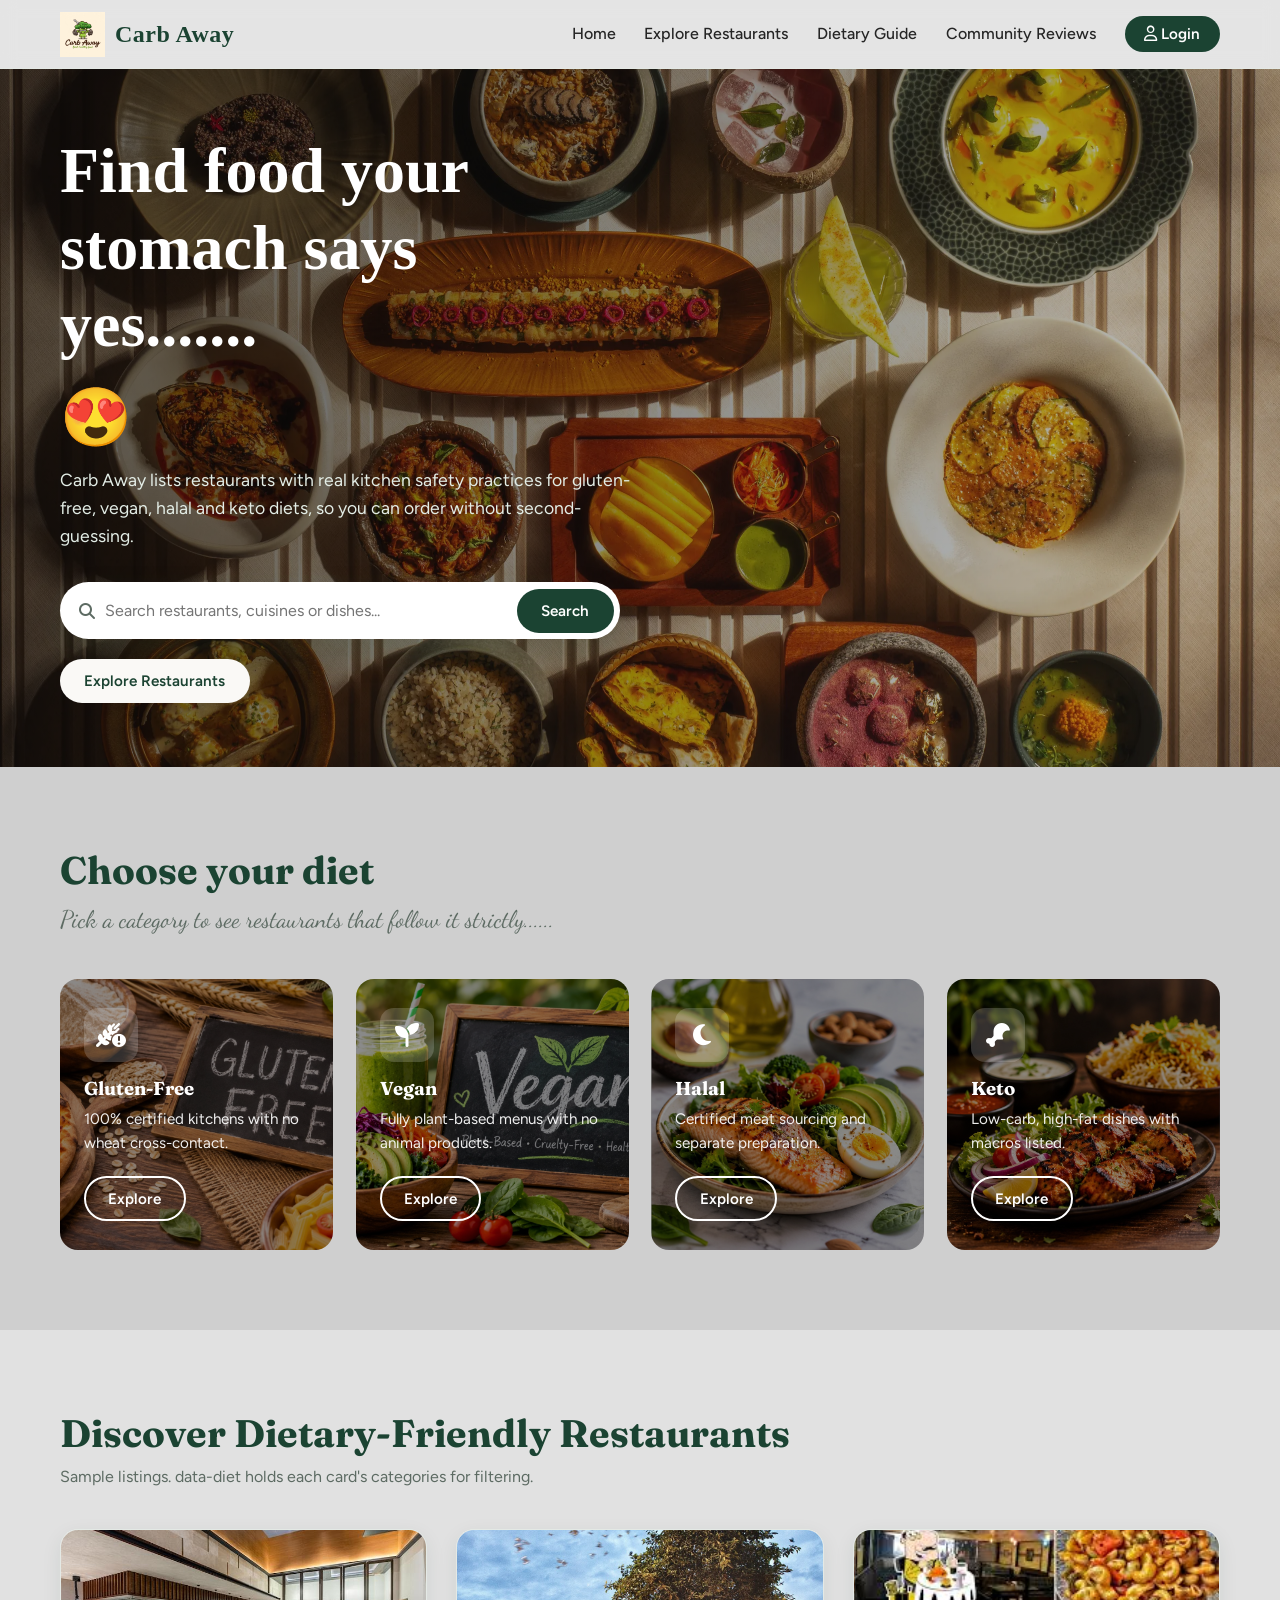
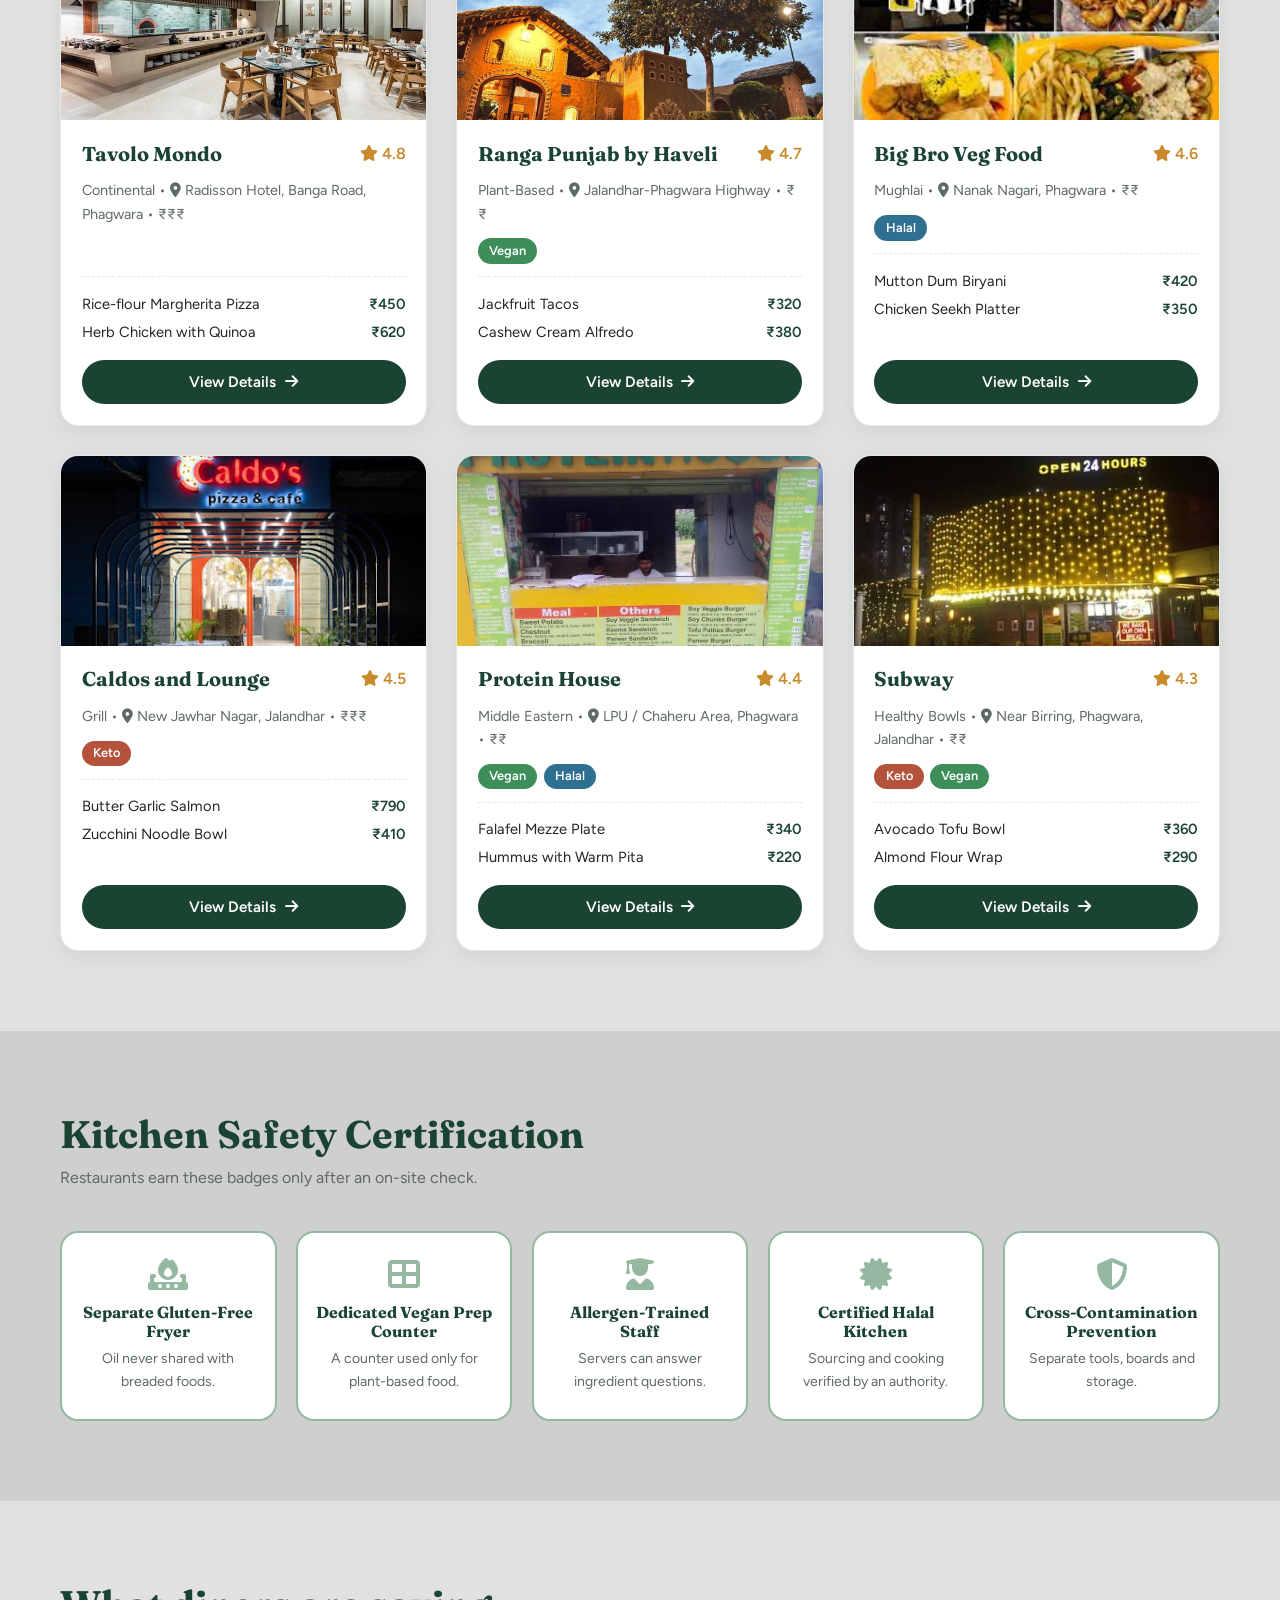
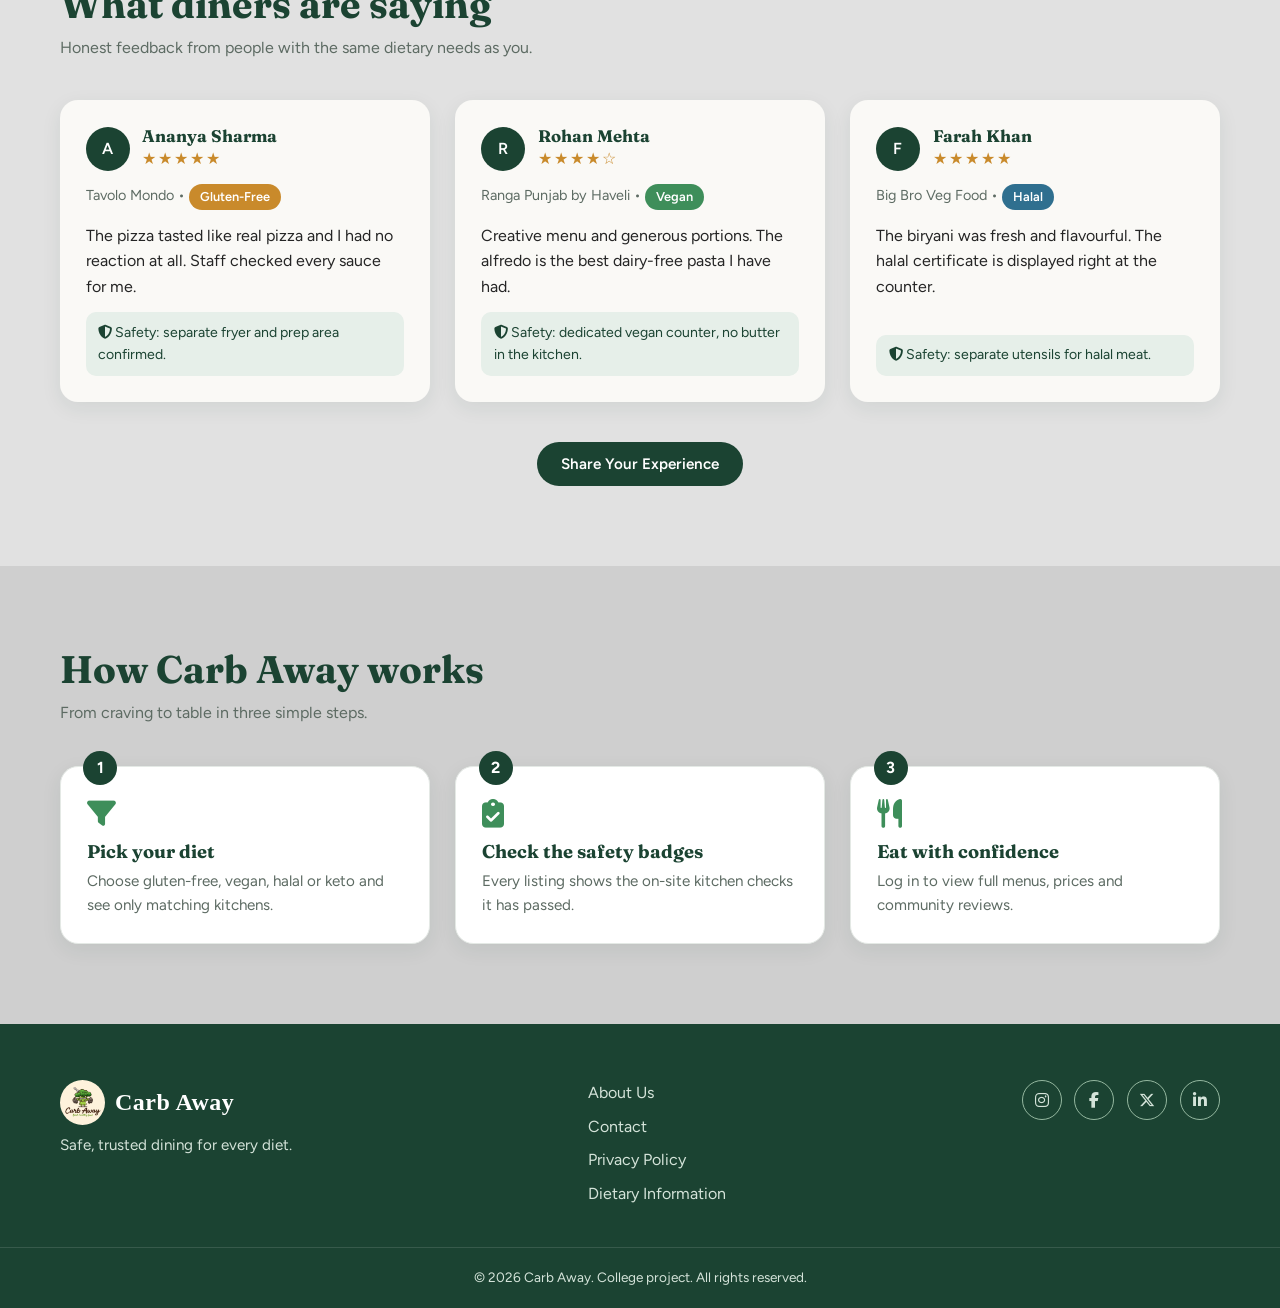
<file: index.html>
<!DOCTYPE html>
<html lang="en">
<head>
  <meta charset="UTF-8">
  <meta name="viewport" content="width=device-width, initial-scale=1.0">
  <title>Carb Away | Restaurants for tagdi Diets</title>

  <!-- Fonts and icons (need internet) -->
  <link rel="preconnect" href="https://fonts.googleapis.com">
  <link href="https://fonts.googleapis.com/css2?family=Dancing+Script:wght@400;500;600;700&family=Fraunces:wght@600;700&family=Figtree:wght@400;500;600&display=swap" rel="stylesheet">
  <link rel="stylesheet" href="https://cdnjs.cloudflare.com/ajax/libs/font-awesome/6.5.1/css/all.min.css">

  <link rel="stylesheet" href="style.css">
</head>
<body>

  <!-- ========== A. NAVIGATION ========== -->
  <header class="navbar" id="navbar">
    <div class="container nav-inner">
      <a href="#home" class="logo"><img src="assets/images/carb-away-logo.jpeg" alt="Carb Away logo"><span>Carb Away</span> </a>

      <!-- Checkbox lets the mobile menu open with CSS only -->
      <input type="checkbox" id="nav-toggle" class="nav-toggle">
      <label for="nav-toggle" class="nav-burger" aria-label="Open menu"><i class="fa-solid fa-bars"></i></label>

      <nav class="nav-links" id="nav-links">
        <a href="#home">Home</a>
        <a href="#restaurants">Explore Restaurants</a>
        <a href="#guide">Dietary Guide</a>
        <a href="#reviews">Community Reviews</a>
        <!-- JS teammate: change text to "Profile / Logout" when logged in -->
        <a href="login.html" class="btn btn-primary btn-small" id="auth-link">
          <i class="fa-regular fa-user"></i> Login
        </a>
      </nav>
    </div>
  </header>

  <main>
    <!-- ========== B. HERO ========== -->
    <section class="hero" id="home">
      <div class="container hero-content">
        <h1 class="hero-heading">
          <span>Find food your stomach says yes.......</span>
          <span class="hero-smile" aria-label="heart eyes emoji">😍</span>
        </h1>
        <p>Carb Away lists restaurants with real kitchen safety practices for gluten-free, vegan, halal and keto diets, so you can order without second-guessing.</p>

        <form class="search-bar" id="search-form" action="#restaurants">
          <i class="fa-solid fa-magnifying-glass"></i>
          <input type="search" id="search-input" placeholder="Search restaurants, cuisines or dishes...">
          <button type="submit" class="btn btn-primary" id="search-btn">Search</button>
        </form>

        <a href="#restaurants" class="btn btn-light">Explore Restaurants</a>
      </div>
    </section>

    <!-- ========== C. DIETARY CATEGORIES ========== -->
    <section class="section" id="guide">
      <div class="container">
        <h2 class="section-title">Choose your diet</h2>
        <p class="section-sub">Pick a category to see restaurants that follow it strictly......</p>

        <div class="category-grid" id="category-grid">
          <article class="category-card cat-gluten" data-category="gluten-free">
            <span class="cat-icon"><i class="fa-solid fa-wheat-awn-circle-exclamation"></i></span>
            <h3>Gluten-Free</h3>
            <p>100% certified kitchens with no wheat cross-contact.</p>
            <button class="btn btn-outline category-btn" data-category="gluten-free">Explore</button>
          </article>
          <article class="category-card cat-vegan" data-category="vegan">
            <span class="cat-icon"><i class="fa-solid fa-seedling"></i></span>
            <h3>Vegan</h3>
            <p>Fully plant-based menus with no animal products.</p>
            <button class="btn btn-outline category-btn" data-category="vegan">Explore</button>
          </article>
          <article class="category-card cat-halal" data-category="halal">
            <span class="cat-icon"><i class="fa-solid fa-moon"></i></span>
            <h3>Halal</h3>
            <p>Certified meat sourcing and separate preparation.</p>
            <button class="btn btn-outline category-btn" data-category="halal">Explore</button>
          </article>
          <article class="category-card cat-keto" data-category="keto">
            <span class="cat-icon"><i class="fa-solid fa-drumstick-bite"></i></span>
            <h3>Keto</h3>
            <p>Low-carb, high-fat dishes with macros listed.</p>
            <button class="btn btn-outline category-btn" data-category="keto">Explore</button>
          </article>
        </div>
      </div>
    </section>

    <!-- ========== D. RESTAURANT LISTING ========== -->
    <section class="section section-alt" id="restaurants">
      <div class="container">
        <h2 class="section-title">Discover Dietary-Friendly Restaurants</h2>
        <p class="section-sub">Sample listings. data-diet holds each card's categories for filtering.</p>

        <div class="restaurant-grid" id="restaurant-grid">

          <article class="restaurant-card" id="rest-1" data-diet="gluten-free" data-name="Tavolo Mondo" data-cuisine="Continental">
            <div class="card-img img-1"></div>
            <div class="card-body">
              <div class="card-top"><h3>Tavolo Mondo</h3><span class="rating"><i class="fa-solid fa-star"></i> 4.8</span></div>
              <p class="meta">Continental &bull; <i class="fa-solid fa-location-dot"></i> Radisson Hotel, Banga Road, Phagwara &bull; ₹₹₹</p>
              <div class="badges"><span class="badge badge-gluten">Gluten-Free</span></div>
              <ul class="dishes">
                <li>Rice-flour Margherita Pizza <span>₹450</span></li>
                <li>Herb Chicken with Quinoa <span>₹620</span></li>
              </ul>
              <a href="#login-popup" class="btn btn-primary view-details-btn" data-id="rest-1">View Details <i class="fa-solid fa-arrow-right"></i></a>
            </div>
          </article>

          <article class="restaurant-card" id="rest-2" data-diet="vegan" data-name="Ranga Punjab by Haveli" data-cuisine="Plant-Based">
            <div class="card-img img-2"></div>
            <div class="card-body">
              <div class="card-top"><h3>Ranga Punjab by Haveli</h3><span class="rating"><i class="fa-solid fa-star"></i> 4.7</span></div>
              <p class="meta">Plant-Based &bull; <i class="fa-solid fa-location-dot"></i> Jalandhar-Phagwara Highway &bull; ₹₹</p>
              <div class="badges"><span class="badge badge-vegan">Vegan</span><span class="badge badge-gluten">Gluten-Free</span></div>
              <ul class="dishes">
                <li>Jackfruit Tacos <span>₹320</span></li>
                <li>Cashew Cream Alfredo <span>₹380</span></li>
              </ul>
              <a href="#login-popup" class="btn btn-primary view-details-btn" data-id="rest-2">View Details <i class="fa-solid fa-arrow-right"></i></a>
            </div>
          </article>

          <article class="restaurant-card" id="rest-3" data-diet="halal" data-name="Big Bro Veg Food" data-cuisine="Mughlai">
            <div class="card-img img-3"></div>
            <div class="card-body">
              <div class="card-top"><h3>Big Bro Veg Food</h3><span class="rating"><i class="fa-solid fa-star"></i> 4.6</span></div>
              <p class="meta">Mughlai &bull; <i class="fa-solid fa-location-dot"></i> Nanak Nagari, Phagwara &bull; ₹₹</p>
              <div class="badges"><span class="badge badge-halal">Halal</span></div>
              <ul class="dishes">
                <li>Mutton Dum Biryani <span>₹420</span></li>
                <li>Chicken Seekh Platter <span>₹350</span></li>
              </ul>
              <a href="#login-popup" class="btn btn-primary view-details-btn" data-id="rest-3">View Details <i class="fa-solid fa-arrow-right"></i></a>
            </div>
          </article>

          <article class="restaurant-card" id="rest-4" data-diet="keto gluten-free" data-name="Caldos and Lounge" data-cuisine="Grill">
            <div class="card-img img-4"></div>
            <div class="card-body">
              <div class="card-top"><h3>Caldos and Lounge</h3><span class="rating"><i class="fa-solid fa-star"></i> 4.5</span></div>
              <p class="meta">Grill &bull; <i class="fa-solid fa-location-dot"></i> New Jawhar Nagar, Jalandhar &bull; ₹₹₹</p>
              <div class="badges"><span class="badge badge-keto">Keto</span><span class="badge badge-gluten">Gluten-Free</span></div>
              <ul class="dishes">
                <li>Butter Garlic Salmon <span>₹790</span></li>
                <li>Zucchini Noodle Bowl <span>₹410</span></li>
              </ul>
              <a href="#login-popup" class="btn btn-primary view-details-btn" data-id="rest-4">View Details <i class="fa-solid fa-arrow-right"></i></a>
            </div>
          </article>

          <article class="restaurant-card" id="rest-5" data-diet="vegan halal" data-name="Protein House" data-cuisine="Middle Eastern">
            <div class="card-img img-5"></div>
            <div class="card-body">
              <div class="card-top"><h3>Protein House</h3><span class="rating"><i class="fa-solid fa-star"></i> 4.4</span></div>
              <p class="meta">Middle Eastern &bull; <i class="fa-solid fa-location-dot"></i> LPU / Chaheru Area, Phagwara &bull; ₹₹</p>
              <div class="badges"><span class="badge badge-vegan">Vegan</span><span class="badge badge-halal">Halal</span></div>
              <ul class="dishes">
                <li>Falafel Mezze Plate <span>₹340</span></li>
                <li>Hummus with Warm Pita <span>₹220</span></li>
              </ul>
              <a href="#login-popup" class="btn btn-primary view-details-btn" data-id="rest-5">View Details <i class="fa-solid fa-arrow-right"></i></a>
            </div>
          </article>

          <article class="restaurant-card" id="rest-6" data-diet="keto vegan" data-name="Subway" data-cuisine="Healthy Bowls">
            <div class="card-img img-6"></div>
            <div class="card-body">
              <div class="card-top"><h3>Subway</h3><span class="rating"><i class="fa-solid fa-star"></i> 4.3</span></div>
              <p class="meta">Healthy Bowls &bull; <i class="fa-solid fa-location-dot"></i> Near Birring, Phagwara, Jalandhar &bull; ₹₹</p>
              <div class="badges"><span class="badge badge-keto">Keto</span><span class="badge badge-vegan">Vegan</span></div>
              <ul class="dishes">
                <li>Avocado Tofu Bowl <span>₹360</span></li>
                <li>Almond Flour Wrap <span>₹290</span></li>
              </ul>
              <a href="#login-popup" class="btn btn-primary view-details-btn" data-id="rest-6">View Details <i class="fa-solid fa-arrow-right"></i></a>
            </div>
          </article>

        </div>
      </div>
    </section>

    <!-- ========== E. KITCHEN SAFETY ========== -->
    <section class="section" id="safety">
      <div class="container">
        <h2 class="section-title">Kitchen Safety Certification</h2>
        <p class="section-sub">Restaurants earn these badges only after an on-site check.</p>

        <div class="safety-grid">
          <div class="safety-badge"><i class="fa-solid fa-fire-burner"></i><h3>Separate Gluten-Free Fryer</h3><p>Oil never shared with breaded foods.</p></div>
          <div class="safety-badge"><i class="fa-solid fa-table-cells-large"></i><h3>Dedicated Vegan Prep Counter</h3><p>A counter used only for plant-based food.</p></div>
          <div class="safety-badge"><i class="fa-solid fa-user-graduate"></i><h3>Allergen-Trained Staff</h3><p>Servers can answer ingredient questions.</p></div>
          <div class="safety-badge"><i class="fa-solid fa-certificate"></i><h3>Certified Halal Kitchen</h3><p>Sourcing and cooking verified by an authority.</p></div>
          <div class="safety-badge"><i class="fa-solid fa-shield-halved"></i><h3>Cross-Contamination Prevention</h3><p>Separate tools, boards and storage.</p></div>
        </div>
      </div>
    </section>

    <!-- ========== F. COMMUNITY REVIEWS ========== -->
    <section class="section section-alt" id="reviews">
      <div class="container">
        <h2 class="section-title">What diners are saying</h2>
        <p class="section-sub">Honest feedback from people with the same dietary needs as you.</p>

        <div class="review-grid" id="review-grid">
          <article class="review-card">
            <div class="review-head"><span class="avatar">A</span><div><h3>Ananya Sharma</h3><span class="stars" aria-label="5 out of 5">★★★★★</span></div></div>
            <p class="review-meta">Tavolo Mondo &bull; <span class="badge badge-gluten">Gluten-Free</span></p>
            <p>The pizza tasted like real pizza and I had no reaction at all. Staff checked every sauce for me.</p>
            <p class="safety-note"><i class="fa-solid fa-shield-halved"></i> Safety: separate fryer and prep area confirmed.</p>
          </article>
          <article class="review-card">
            <div class="review-head"><span class="avatar">R</span><div><h3>Rohan Mehta</h3><span class="stars" aria-label="4 out of 5">★★★★☆</span></div></div>
            <p class="review-meta">Ranga Punjab by Haveli &bull; <span class="badge badge-vegan">Vegan</span></p>
            <p>Creative menu and generous portions. The alfredo is the best dairy-free pasta I have had.</p>
            <p class="safety-note"><i class="fa-solid fa-shield-halved"></i> Safety: dedicated vegan counter, no butter in the kitchen.</p>
          </article>
          <article class="review-card">
            <div class="review-head"><span class="avatar">F</span><div><h3>Farah Khan</h3><span class="stars" aria-label="5 out of 5">★★★★★</span></div></div>
            <p class="review-meta">Big Bro Veg Food &bull; <span class="badge badge-halal">Halal</span></p>
            <p>The biryani was fresh and flavourful. The halal certificate is displayed right at the counter.</p>
            <p class="safety-note"><i class="fa-solid fa-shield-halved"></i> Safety: separate utensils for halal meat.</p>
          </article>
        </div>

        <div class="center">
          <!-- Opens #review-popup with CSS. JS teammate: save the submitted review and add it to the grid above -->
          <a href="#review-popup" class="btn btn-primary" id="share-review-btn">Share Your Experience</a>
        </div>
      </div>
    </section>

    <!-- ========== H. HOW IT WORKS ========== -->
    <section class="section" id="how">
      <div class="container">
        <h2 class="section-title">How Carb Away works</h2>
        <p class="section-sub">From craving to table in three simple steps.</p>
        <div class="steps-grid">
          <div class="step"><span class="step-num">1</span><i class="fa-solid fa-filter"></i><h3>Pick your diet</h3><p>Choose gluten-free, vegan, halal or keto and see only matching kitchens.</p></div>
          <div class="step"><span class="step-num">2</span><i class="fa-solid fa-clipboard-check"></i><h3>Check the safety badges</h3><p>Every listing shows the on-site kitchen checks it has passed.</p></div>
          <div class="step"><span class="step-num">3</span><i class="fa-solid fa-utensils"></i><h3>Eat with confidence</h3><p>Log in to view full menus, prices and community reviews.</p></div>
        </div>
      </div>
    </section>
  </main>

  <!-- ========== G. FOOTER ========== -->
  <footer class="footer">
    <div class="container footer-inner">
      <div>
        <a href="#home" class="logo logo-light"><img src="assets/images/carb-away-logo.jpeg" alt="Carb Away logo"><span>Carb Away</span></a>
        <p class="footer-text">Safe, trusted dining for every diet.</p>
      </div>
      <nav class="footer-links">
        <a href="#">About Us</a>
        <a href="#">Contact</a>
        <a href="#">Privacy Policy</a>
        <a href="#guide">Dietary Information</a>
      </nav>
      <div class="socials">
        <a href="#" aria-label="Instagram"><i class="fa-brands fa-instagram"></i></a>
        <a href="#" aria-label="Facebook"><i class="fa-brands fa-facebook-f"></i></a>
        <a href="#" aria-label="X"><i class="fa-brands fa-x-twitter"></i></a>
        <a href="#" aria-label="LinkedIn"><i class="fa-brands fa-linkedin-in"></i></a>
      </div>
    </div>
    <p class="copyright">&copy; 2026 Carb Away. College project. All rights reserved.</p>
  </footer>

  <!-- ========== I. LOGIN / SIGN-UP POPUP ==========
       Opens with pure CSS when the URL is #login-popup (View Details links point there).
       JS teammate: you can also open it by adding the class "open" to #login-popup,
       and hook the two forms for real login / sign-up. -->
  <div class="modal" id="login-popup" role="dialog" aria-modal="true" aria-labelledby="popup-title">
    <a href="#restaurants" class="modal-backdrop" aria-label="Close popup"></a>

    <div class="modal-box">
      <div class="modal-visual">
        <span class="eyebrow">Carb Away</span>
        <h2>Good food, better choices.</h2>
        <ul class="perks">
          <li><i class="fa-solid fa-circle-check"></i> Full menus and prices</li>
          <li><i class="fa-solid fa-circle-check"></i> Kitchen safety certificates</li>
          <li><i class="fa-solid fa-circle-check"></i> Reviews from the community</li>
        </ul>
      </div>

      <div class="modal-panel">
        <a href="#restaurants" class="modal-close" aria-label="Close"><i class="fa-solid fa-xmark"></i></a>

        <input type="radio" name="auth-tab" id="tab-login" class="tab-radio" checked>
        <input type="radio" name="auth-tab" id="tab-signup" class="tab-radio">

        <h3 id="popup-title">Please log in to view details</h3>
        <p class="modal-sub">It only takes a moment.</p>

        <div class="tab-labels">
          <label for="tab-login">Login</label>
          <label for="tab-signup">Sign up</label>
        </div>

        <form class="modal-form form-login" action="#">
          <div class="form-field">
            <label for="popup-email">Email address</label>
            <input id="popup-email" type="email" placeholder="you@example.com" required>
          </div>
          <div class="form-field">
            <label for="popup-password">Password</label>
            <input id="popup-password" type="password" placeholder="Enter your password" required>
          </div>
          <div class="form-row">
            <label class="remember"><input type="checkbox"> Remember me</label>
            <a class="link" href="#">Forgot password?</a>
          </div>
          <button type="submit" class="btn btn-primary">Login</button>
        </form>

        <form class="modal-form form-signup" action="#">
          <div class="form-field">
            <label for="signup-name">Full name</label>
            <input id="signup-name" type="text" placeholder="Your name" required>
          </div>
          <div class="form-field">
            <label for="signup-email">Email address</label>
            <input id="signup-email" type="email" placeholder="you@example.com" required>
          </div>
          <div class="form-field">
            <label for="signup-password">Create password</label>
            <input id="signup-password" type="password" placeholder="At least 8 characters" minlength="8" required>
          </div>
          <div class="form-field">
            <label for="signup-diet">Your diet</label>
            <select id="signup-diet">
              <option>Gluten-Free</option><option>Vegan</option><option>Halal</option><option>Keto</option><option>No preference</option>
            </select>
          </div>
          <button type="submit" class="btn btn-primary">Create account</button>
        </form>

        <div class="divider"><span>or continue with</span></div>
        <button type="button" class="btn social-btn">Continue with Google</button>
      </div>
    </div>
  </div>

  <!-- ========== J. RESTAURANT DETAILS POPUPS ==========
       One per restaurant, hidden by default. They open with pure CSS at #details-rest-1 ... #details-rest-6.
       JS teammate: after a logged-in click on View Details, add the class "open" to
       the popup whose id is "details-" + the button's data-id. -->
  <div class="modal" id="details-rest-1" role="dialog" aria-modal="true" aria-labelledby="details-title-1">
    <a href="#restaurants" class="modal-backdrop" aria-label="Close details"></a>
    <div class="modal-box modal-single">
      <a href="#restaurants" class="modal-close" aria-label="Close"><i class="fa-solid fa-xmark"></i></a>
      <div class="details-hero img-1"></div>
      <div class="details-body">
        <div class="card-top"><h3 id="details-title-1">Tavolo Mondo</h3><span class="rating"><i class="fa-solid fa-star"></i> 4.8</span></div>
        <p class="meta">Continental &bull; ₹₹₹ &bull; <i class="fa-solid fa-location-dot"></i> Radisson Hotel, Banga Road, Phagwara</p>
        <div class="badges"><span class="badge badge-gluten">Gluten-Free</span></div>
        <h4>Menu highlights</h4>
        <ul class="dishes">
          <li>Rice-flour Margherita Pizza <span>₹450</span></li>
                <li>Herb Chicken with Quinoa <span>₹620</span></li>
        </ul>
        <h4>Kitchen safety</h4>
        <ul class="safety-list"><li><i class="fa-solid fa-circle-check"></i> Separate gluten-free fryer, oil never shared with breaded foods</li></ul>
        <div class="details-actions">
          <a class="btn btn-primary" href="https://www.google.com/maps/search/?api=1&amp;query=Tavolo+Mondo+Radisson+Hotel%2C+Banga+Road%2C+Phagwara" target="_blank" rel="noopener">Get directions</a>
          <a class="btn btn-outline" href="#review-popup">Write a review</a>
        </div>
      </div>
    </div>
  </div>
  <div class="modal" id="details-rest-2" role="dialog" aria-modal="true" aria-labelledby="details-title-2">
    <a href="#restaurants" class="modal-backdrop" aria-label="Close details"></a>
    <div class="modal-box modal-single">
      <a href="#restaurants" class="modal-close" aria-label="Close"><i class="fa-solid fa-xmark"></i></a>
      <div class="details-hero img-2"></div>
      <div class="details-body">
        <div class="card-top"><h3 id="details-title-2">Ranga Punjab by Haveli</h3><span class="rating"><i class="fa-solid fa-star"></i> 4.7</span></div>
        <p class="meta">Plant-Based &bull; ₹₹ &bull; <i class="fa-solid fa-location-dot"></i> Jalandhar-Phagwara Highway</p>
        <div class="badges"><span class="badge badge-vegan">Vegan</span><span class="badge badge-gluten">Gluten-Free</span></div>
        <h4>Menu highlights</h4>
        <ul class="dishes">
          <li>Jackfruit Tacos <span>₹320</span></li>
                <li>Cashew Cream Alfredo <span>₹380</span></li>
        </ul>
        <h4>Kitchen safety</h4>
        <ul class="safety-list"><li><i class="fa-solid fa-circle-check"></i> Dedicated vegan prep counter, used only for plant-based food</li></ul>
        <div class="details-actions">
          <a class="btn btn-primary" href="https://www.google.com/maps/search/?api=1&amp;query=Ranga+Punjab+by+Haveli+Jalandhar-Phagwara+Highway" target="_blank" rel="noopener">Get directions</a>
          <a class="btn btn-outline" href="#review-popup">Write a review</a>
        </div>
      </div>
    </div>
  </div>
  <div class="modal" id="details-rest-3" role="dialog" aria-modal="true" aria-labelledby="details-title-3">
    <a href="#restaurants" class="modal-backdrop" aria-label="Close details"></a>
    <div class="modal-box modal-single">
      <a href="#restaurants" class="modal-close" aria-label="Close"><i class="fa-solid fa-xmark"></i></a>
      <div class="details-hero img-3"></div>
      <div class="details-body">
        <div class="card-top"><h3 id="details-title-3">Big Bro Veg Food</h3><span class="rating"><i class="fa-solid fa-star"></i> 4.6</span></div>
        <p class="meta">Mughlai &bull; ₹₹ &bull; <i class="fa-solid fa-location-dot"></i> Nanak Nagari, Phagwara</p>
        <div class="badges"><span class="badge badge-halal">Halal</span></div>
        <h4>Menu highlights</h4>
        <ul class="dishes">
          <li>Mutton Dum Biryani <span>₹420</span></li>
                <li>Chicken Seekh Platter <span>₹350</span></li>
        </ul>
        <h4>Kitchen safety</h4>
        <ul class="safety-list"><li><i class="fa-solid fa-circle-check"></i> Certified halal kitchen, sourcing and cooking verified</li></ul>
        <div class="details-actions">
          <a class="btn btn-primary" href="https://www.google.com/maps/search/?api=1&amp;query=Big+Bro+Veg+Food+Nanak+Nagari%2C+Phagwara" target="_blank" rel="noopener">Get directions</a>
          <a class="btn btn-outline" href="#review-popup">Write a review</a>
        </div>
      </div>
    </div>
  </div>
  <div class="modal" id="details-rest-4" role="dialog" aria-modal="true" aria-labelledby="details-title-4">
    <a href="#restaurants" class="modal-backdrop" aria-label="Close details"></a>
    <div class="modal-box modal-single">
      <a href="#restaurants" class="modal-close" aria-label="Close"><i class="fa-solid fa-xmark"></i></a>
      <div class="details-hero img-4"></div>
      <div class="details-body">
        <div class="card-top"><h3 id="details-title-4">Caldos and Lounge</h3><span class="rating"><i class="fa-solid fa-star"></i> 4.5</span></div>
        <p class="meta">Grill &bull; ₹₹₹ &bull; <i class="fa-solid fa-location-dot"></i> New Jawhar Nagar, Jalandhar</p>
        <div class="badges"><span class="badge badge-keto">Keto</span><span class="badge badge-gluten">Gluten-Free</span></div>
        <h4>Menu highlights</h4>
        <ul class="dishes">
          <li>Butter Garlic Salmon <span>₹790</span></li>
                <li>Zucchini Noodle Bowl <span>₹410</span></li>
        </ul>
        <h4>Kitchen safety</h4>
        <ul class="safety-list"><li><i class="fa-solid fa-circle-check"></i> Low-carb, high-fat dishes with macros listed</li><li><i class="fa-solid fa-circle-check"></i> Separate gluten-free fryer, oil never shared with breaded foods</li></ul>
        <div class="details-actions">
          <a class="btn btn-primary" href="https://www.google.com/maps/search/?api=1&amp;query=Caldos+and+Lounge+New+Jawhar+Nagar%2C+Jalandhar" target="_blank" rel="noopener">Get directions</a>
          <a class="btn btn-outline" href="#review-popup">Write a review</a>
        </div>
      </div>
    </div>
  </div>
  <div class="modal" id="details-rest-5" role="dialog" aria-modal="true" aria-labelledby="details-title-5">
    <a href="#restaurants" class="modal-backdrop" aria-label="Close details"></a>
    <div class="modal-box modal-single">
      <a href="#restaurants" class="modal-close" aria-label="Close"><i class="fa-solid fa-xmark"></i></a>
      <div class="details-hero img-5"></div>
      <div class="details-body">
        <div class="card-top"><h3 id="details-title-5">Protein House</h3><span class="rating"><i class="fa-solid fa-star"></i> 4.4</span></div>
        <p class="meta">Middle Eastern &bull; ₹₹ &bull; <i class="fa-solid fa-location-dot"></i> LPU / Chaheru Area, Phagwara</p>
        <div class="badges"><span class="badge badge-vegan">Vegan</span><span class="badge badge-halal">Halal</span></div>
        <h4>Menu highlights</h4>
        <ul class="dishes">
          <li>Falafel Mezze Plate <span>₹340</span></li>
                <li>Hummus with Warm Pita <span>₹220</span></li>
        </ul>
        <h4>Kitchen safety</h4>
        <ul class="safety-list"><li><i class="fa-solid fa-circle-check"></i> Dedicated vegan prep counter, used only for plant-based food</li><li><i class="fa-solid fa-circle-check"></i> Certified halal kitchen, sourcing and cooking verified</li></ul>
        <div class="details-actions">
          <a class="btn btn-primary" href="https://www.google.com/maps/search/?api=1&amp;query=Protein+House+LPU+%2F+Chaheru+Area%2C+Phagwara" target="_blank" rel="noopener">Get directions</a>
          <a class="btn btn-outline" href="#review-popup">Write a review</a>
        </div>
      </div>
    </div>
  </div>
  <div class="modal" id="details-rest-6" role="dialog" aria-modal="true" aria-labelledby="details-title-6">
    <a href="#restaurants" class="modal-backdrop" aria-label="Close details"></a>
    <div class="modal-box modal-single">
      <a href="#restaurants" class="modal-close" aria-label="Close"><i class="fa-solid fa-xmark"></i></a>
      <div class="details-hero img-6"></div>
      <div class="details-body">
        <div class="card-top"><h3 id="details-title-6">Subway</h3><span class="rating"><i class="fa-solid fa-star"></i> 4.3</span></div>
        <p class="meta">Healthy Bowls &bull; ₹₹ &bull; <i class="fa-solid fa-location-dot"></i> Near Birring, Phagwara, Jalandhar</p>
        <div class="badges"><span class="badge badge-keto">Keto</span><span class="badge badge-vegan">Vegan</span></div>
        <h4>Menu highlights</h4>
        <ul class="dishes">
          <li>Avocado Tofu Bowl <span>₹360</span></li>
                <li>Almond Flour Wrap <span>₹290</span></li>
        </ul>
        <h4>Kitchen safety</h4>
        <ul class="safety-list"><li><i class="fa-solid fa-circle-check"></i> Low-carb, high-fat dishes with macros listed</li><li><i class="fa-solid fa-circle-check"></i> Dedicated vegan prep counter, used only for plant-based food</li></ul>
        <div class="details-actions">
          <a class="btn btn-primary" href="https://www.google.com/maps/search/?api=1&amp;query=Subway+Near+Birring%2C+Phagwara%2C+Jalandhar" target="_blank" rel="noopener">Get directions</a>
          <a class="btn btn-outline" href="#review-popup">Write a review</a>
        </div>
      </div>
    </div>
  </div>

  <!-- ========== K. REVIEW FORM POPUP ========== -->
  <div class="modal" id="review-popup" role="dialog" aria-modal="true" aria-labelledby="review-title">
    <a href="#reviews" class="modal-backdrop" aria-label="Close review form"></a>
    <div class="modal-box modal-single modal-review">
      <a href="#reviews" class="modal-close" aria-label="Close"><i class="fa-solid fa-xmark"></i></a>
      <div class="modal-panel">
        <h3 id="review-title">Share your experience</h3>
        <p class="modal-sub">Your review helps others with the same diet eat safely.</p>
        <form class="modal-form" action="#">
          <div class="form-field">
            <label for="review-restaurant">Restaurant</label>
            <select id="review-restaurant" required><option value="">Choose a restaurant</option><option>Tavolo Mondo</option><option>Ranga Punjab by Haveli</option><option>Big Bro Veg Food</option><option>Caldos and Lounge</option><option>Protein House</option><option>Subway</option></select>
          </div>
          <fieldset class="star-rating">
            <legend>Your rating</legend>
            <input type="radio" name="rating" id="star5" value="5"><label for="star5" title="5 stars">&#9733;</label>
            <input type="radio" name="rating" id="star4" value="4"><label for="star4" title="4 stars">&#9733;</label>
            <input type="radio" name="rating" id="star3" value="3"><label for="star3" title="3 stars">&#9733;</label>
            <input type="radio" name="rating" id="star2" value="2"><label for="star2" title="2 stars">&#9733;</label>
            <input type="radio" name="rating" id="star1" value="1"><label for="star1" title="1 star">&#9733;</label>
          </fieldset>
          <div class="form-field">
            <label for="review-text">Your review</label>
            <textarea id="review-text" rows="4" placeholder="How was the food and the service?" required></textarea>
          </div>
          <div class="form-field">
            <label for="review-safety">Kitchen safety note (optional)</label>
            <textarea id="review-safety" rows="2" placeholder="Example: separate utensils were used for my order"></textarea>
          </div>
          <button type="submit" class="btn btn-primary">Submit review</button>
        </form>
      </div>
    </div>
  </div>

<script src="app.js"></script>
</body>
</html>
</file>
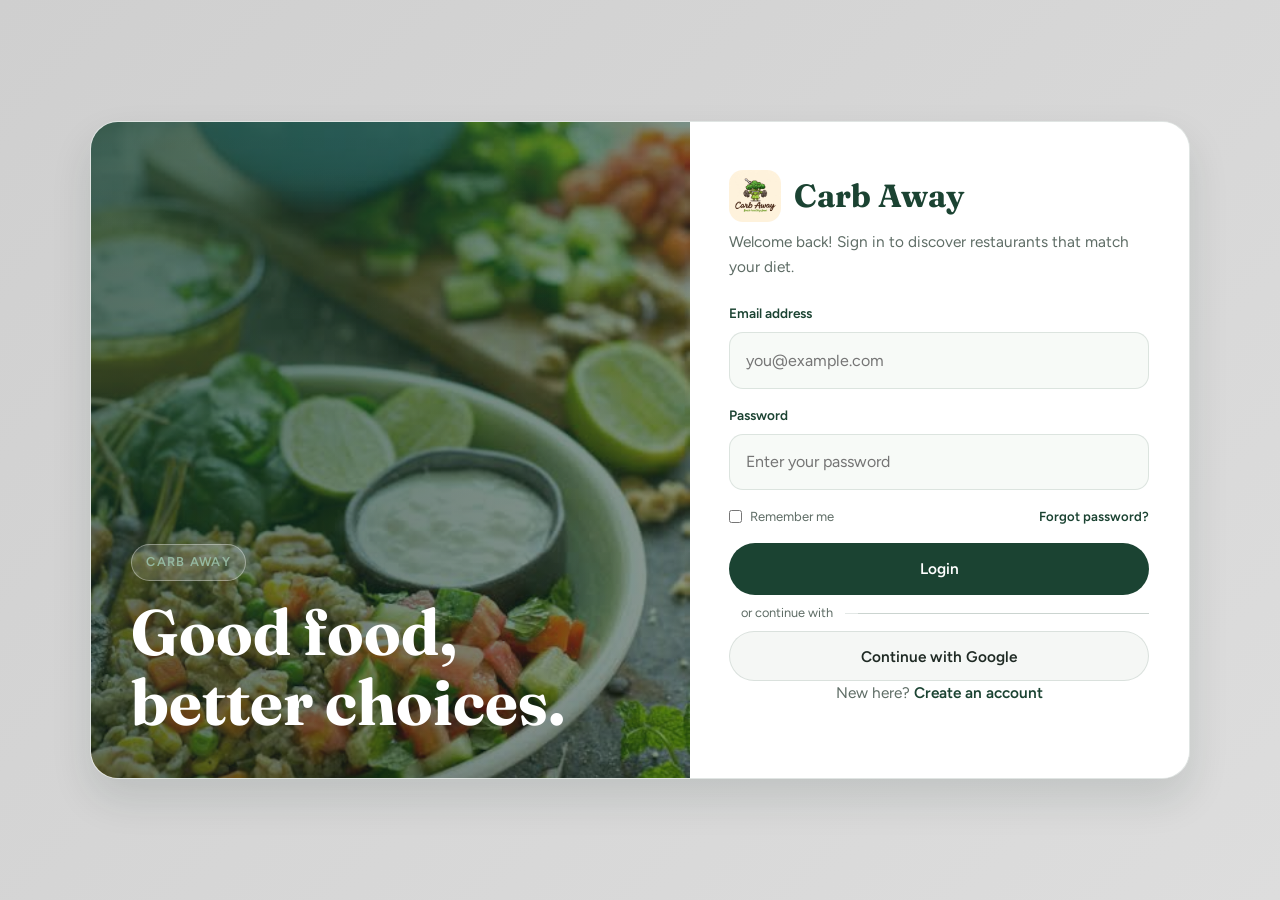
<file: login.html>
<!DOCTYPE html>
<html lang="en">
<head>
  <meta charset="UTF-8" />
  <meta name="viewport" content="width=device-width, initial-scale=1.0" />
  <title>Carb Away | Login</title>
  <link rel="preconnect" href="https://fonts.googleapis.com" />
  <link rel="preconnect" href="https://fonts.gstatic.com" crossorigin />
  <link href="https://fonts.googleapis.com/css2?family=Fraunces:wght@600;700&family=Figtree:wght@400;500;600;700&display=swap" rel="stylesheet" />
  <link rel="stylesheet" href="style.css" />
  <style>
    :root {
      --forest: #1B4332;
      --sage: #95B8A0;
      --cream: #FAF9F6;
      --white: #FFFFFF;
      --text: #1f2a24;
      --muted: #5f6d66;
      --line: rgba(27, 67, 50, 0.12);
      --shadow: 0 20px 40px rgba(20, 45, 35, 0.12);
    }

    * { box-sizing: border-box; }

    body {
      margin: 0;
      min-height: 100vh;
      font-family: 'Figtree', sans-serif;
      background: linear-gradient(135deg, #cfcfcf 0%, #dddddd 100%);
      color: var(--text);
    }

    .auth-page {
      min-height: 100vh;
      display: grid;
      place-items: center;
      padding: 2rem;
    }

    .auth-layout {
      width: min(1100px, 100%);
      background: rgba(255,255,255,0.9);
      border: 1px solid var(--line);
      border-radius: 28px;
      overflow: hidden;
      box-shadow: var(--shadow);
      display: grid;
      grid-template-columns: 1.2fr 1fr;
    }

    .auth-visual {
      position: relative;
      min-height: 620px;
      background: linear-gradient(135deg, rgba(27,67,50,0.8), rgba(27,67,50,0.3)),
                  url('assets/images/food-image-1.png') center/cover no-repeat;
    }

    .auth-visual::after {
      content: "";
      position: absolute;
      inset: 0;
      background: linear-gradient(180deg, rgba(0,0,0,0.0), rgba(0,0,0,0.25));
    }

    .visual-content {
      position: absolute;
      inset: auto 0 0 0;
      z-index: 1;
      padding: 2.5rem;
      color: #fff;
    }

    .eyebrow {
      display: inline-block;
      background: rgba(255,255,255,0.15);
      border: 1px solid rgba(255,255,255,0.35);
      border-radius: 999px;
      padding: 0.45rem 0.9rem;
      font-size: 0.8rem;
      letter-spacing: 0.1em;
      text-transform: uppercase;
      margin-bottom: 1rem;
    }

    .visual-content h1 {
      margin: 0;
      font-family: 'Fraunces', serif;
      font-size: clamp(2.2rem, 5vw, 4rem);
      line-height: 1.1;
      max-width: 12ch;
      color: #fff;
    }

    .auth-form-panel {
      display: flex;
      align-items: center;
      justify-content: center;
      padding: 3rem 2rem;
      background: var(--white);
    }

    .auth-card {
      width: min(420px, 100%);
    }

    .brand {
      display: flex;
      align-items: center;
      gap: 0.8rem;
      margin-bottom: 0.5rem;
      color: var(--forest);
    }

    .brand img {
      width: 52px;
      height: 52px;
      border-radius: 14px;
      object-fit: cover;
    }

    .brand h2 {
      margin: 0;
      font-family: 'Fraunces', serif;
      font-size: 2rem;
      color: var(--forest);
    }

    .auth-card p {
      margin: 0 0 1.5rem;
      color: var(--muted);
      font-size: 0.96rem;
    }

    .auth-form {
      display: grid;
      gap: 1rem;
    }

    .form-field {
      display: grid;
      gap: 0.45rem;
    }

    .form-field label {
      font-size: 0.85rem;
      font-weight: 600;
      color: var(--forest);
    }

    .form-field input {
      width: 100%;
      padding: 0.9rem 1rem;
      border: 1px solid var(--line);
      border-radius: 14px;
      background: #f7faf7;
      font: inherit;
      color: var(--text);
    }

    .form-row {
      display: flex;
      align-items: center;
      justify-content: space-between;
      gap: 1rem;
      font-size: 0.82rem;
      color: var(--muted);
    }

    .remember {
      display: inline-flex;
      align-items: center;
      gap: 0.45rem;
    }

    .remember input {
      accent-color: var(--forest);
    }

    .link {
      color: var(--forest);
      font-weight: 600;
      text-decoration: none;
    }

    .btn {
      display: inline-flex;
      justify-content: center;
      align-items: center;
      border-radius: 999px;
      border: 2px solid transparent;
      padding: 0.9rem 1.25rem;
      font: 600 0.96rem 'Figtree', sans-serif;
      text-decoration: none;
      cursor: pointer;
      transition: 0.2s ease;
    }

    .btn-primary {
      background: var(--forest);
      color: #fff;
    }

    .btn-primary:hover {
      background: #123a2d;
      transform: translateY(-1px);
    }

    .divider {
      position: relative;
      text-align: center;
      margin: 0.5rem 0;
      color: var(--muted);
      font-size: 0.8rem;
    }

    .divider::before {
      content: "";
      position: absolute;
      left: 0;
      right: 0;
      top: 50%;
      height: 1px;
      background: var(--line);
      z-index: 0;
    }

    .divider span {
      position: relative;
      z-index: 1;
      background: var(--white);
      padding: 0 0.75rem;
    }

    .social-btn {
      width: 100%;
      background: #f5f7f5;
      border: 1px solid var(--line);
      color: var(--text);
    }

    .small-text {
      margin-top: 1.25rem;
      text-align: center;
      color: var(--muted);
      font-size: 0.9rem;
    }

    @media (max-width: 900px) {
      .auth-layout {
        grid-template-columns: 1fr;
      }

      .auth-visual {
        min-height: 280px;
      }
    }
  </style>
</head>
<body class="auth-page">
  <div class="auth-layout">
    <section class="auth-visual" aria-label="Healthy food banner">
      <div class="visual-content">
        <span class="eyebrow">Carb Away</span>
        <h1>Good food, better choices.</h1>
      </div>
    </section>

    <section class="auth-form-panel">
      <div class="auth-card">
        <div class="brand">
          <img src="assets/images/carb-away-logo.jpeg" alt="Carb Away logo" />
          <h2>Carb Away</h2>
        </div>
        <p>Welcome back! Sign in to discover restaurants that match your diet.</p>

        <form class="auth-form">
          <div class="form-field">
            <label for="email">Email address</label>
            <input id="email" type="email" placeholder="you@example.com" />
          </div>

          <div class="form-field">
            <label for="password">Password</label>
            <input id="password" type="password" placeholder="Enter your password" />
          </div>

          <div class="form-row">
            <label class="remember"><input type="checkbox" /> Remember me</label>
            <a class="link" href="#">Forgot password?</a>
          </div>

          <button type="submit" class="btn btn-primary">Login</button>
        </form>

        <div class="divider"><span>or continue with</span></div>
        <button type="button" class="btn social-btn" id="google-btn">Continue with Google</button>

        <p class="small-text">New here? <a class="link" href="index.html">Create an account</a></p>
      </div>
    </section>
  </div>
<script src="app.js"></script>
</body>
</html>
</file>
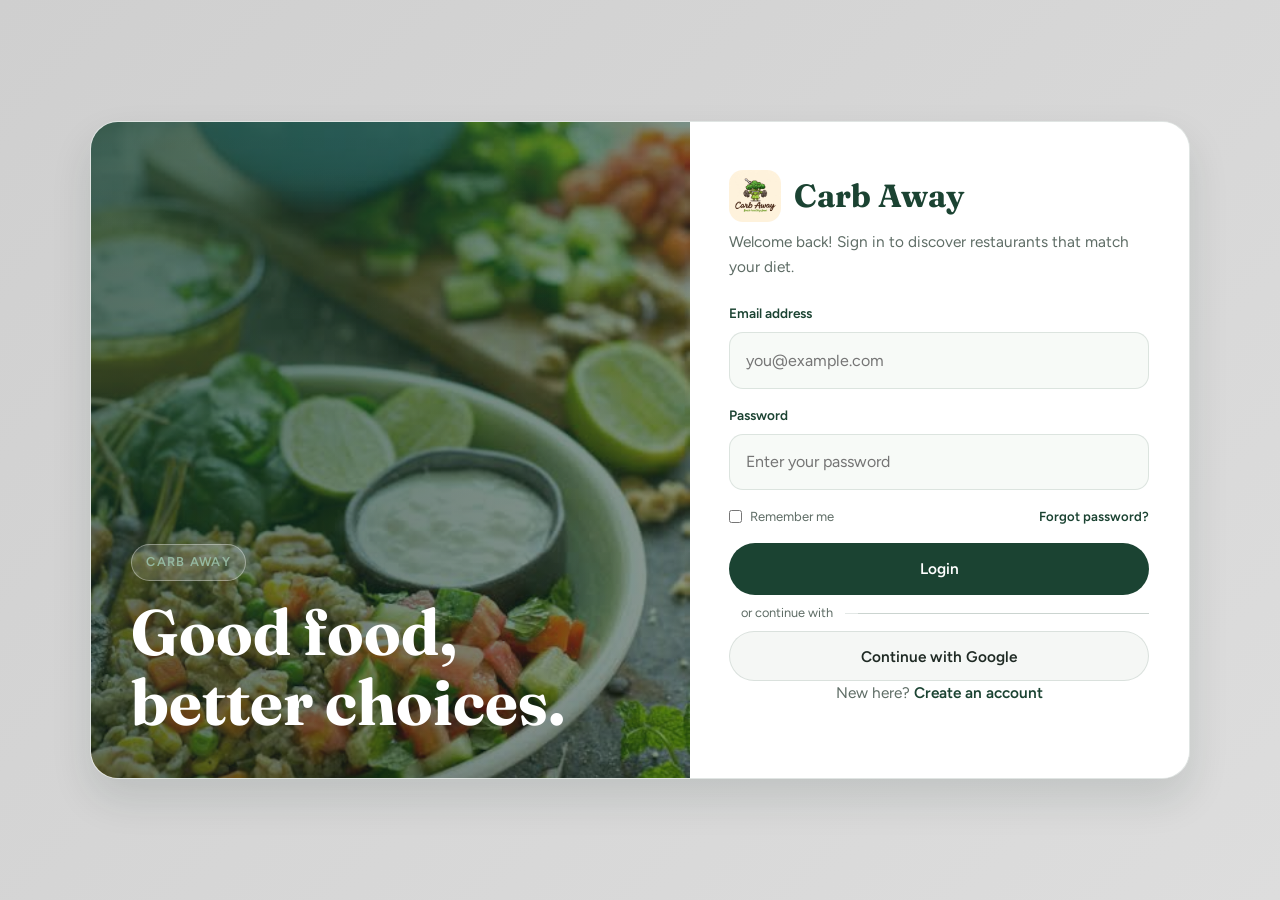
<file: DietDine/login.html>
<!DOCTYPE html>
<html lang="en">
<head>
  <meta charset="UTF-8" />
  <meta name="viewport" content="width=device-width, initial-scale=1.0" />
  <title>Carb Away | Login</title>
  <link rel="preconnect" href="https://fonts.googleapis.com" />
  <link rel="preconnect" href="https://fonts.gstatic.com" crossorigin />
  <link href="https://fonts.googleapis.com/css2?family=Fraunces:wght@600;700&family=Figtree:wght@400;500;600;700&display=swap" rel="stylesheet" />
  <link rel="stylesheet" href="style.css" />
  <style>
    :root {
      --forest: #1B4332;
      --sage: #95B8A0;
      --cream: #FAF9F6;
      --white: #FFFFFF;
      --text: #1f2a24;
      --muted: #5f6d66;
      --line: rgba(27, 67, 50, 0.12);
      --shadow: 0 20px 40px rgba(20, 45, 35, 0.12);
    }

    * { box-sizing: border-box; }

    body {
      margin: 0;
      min-height: 100vh;
      font-family: 'Figtree', sans-serif;
      background: linear-gradient(135deg, #cfcfcf 0%, #dddddd 100%);
      color: var(--text);
    }

    .auth-page {
      min-height: 100vh;
      display: grid;
      place-items: center;
      padding: 2rem;
    }

    .auth-layout {
      width: min(1100px, 100%);
      background: rgba(255,255,255,0.9);
      border: 1px solid var(--line);
      border-radius: 28px;
      overflow: hidden;
      box-shadow: var(--shadow);
      display: grid;
      grid-template-columns: 1.2fr 1fr;
    }

    .auth-visual {
      position: relative;
      min-height: 620px;
      background: linear-gradient(135deg, rgba(27,67,50,0.8), rgba(27,67,50,0.3)),
                  url('assets/images/food-image-1.png') center/cover no-repeat;
    }

    .auth-visual::after {
      content: "";
      position: absolute;
      inset: 0;
      background: linear-gradient(180deg, rgba(0,0,0,0.0), rgba(0,0,0,0.25));
    }

    .visual-content {
      position: absolute;
      inset: auto 0 0 0;
      z-index: 1;
      padding: 2.5rem;
      color: #fff;
    }

    .eyebrow {
      display: inline-block;
      background: rgba(255,255,255,0.15);
      border: 1px solid rgba(255,255,255,0.35);
      border-radius: 999px;
      padding: 0.45rem 0.9rem;
      font-size: 0.8rem;
      letter-spacing: 0.1em;
      text-transform: uppercase;
      margin-bottom: 1rem;
    }

    .visual-content h1 {
      margin: 0;
      font-family: 'Fraunces', serif;
      font-size: clamp(2.2rem, 5vw, 4rem);
      line-height: 1.1;
      max-width: 12ch;
      color: #fff;
    }

    .auth-form-panel {
      display: flex;
      align-items: center;
      justify-content: center;
      padding: 3rem 2rem;
      background: var(--white);
    }

    .auth-card {
      width: min(420px, 100%);
    }

    .brand {
      display: flex;
      align-items: center;
      gap: 0.8rem;
      margin-bottom: 0.5rem;
      color: var(--forest);
    }

    .brand img {
      width: 52px;
      height: 52px;
      border-radius: 14px;
      object-fit: cover;
    }

    .brand h2 {
      margin: 0;
      font-family: 'Fraunces', serif;
      font-size: 2rem;
      color: var(--forest);
    }

    .auth-card p {
      margin: 0 0 1.5rem;
      color: var(--muted);
      font-size: 0.96rem;
    }

    .auth-form {
      display: grid;
      gap: 1rem;
    }

    .form-field {
      display: grid;
      gap: 0.45rem;
    }

    .form-field label {
      font-size: 0.85rem;
      font-weight: 600;
      color: var(--forest);
    }

    .form-field input {
      width: 100%;
      padding: 0.9rem 1rem;
      border: 1px solid var(--line);
      border-radius: 14px;
      background: #f7faf7;
      font: inherit;
      color: var(--text);
    }

    .form-row {
      display: flex;
      align-items: center;
      justify-content: space-between;
      gap: 1rem;
      font-size: 0.82rem;
      color: var(--muted);
    }

    .remember {
      display: inline-flex;
      align-items: center;
      gap: 0.45rem;
    }

    .remember input {
      accent-color: var(--forest);
    }

    .link {
      color: var(--forest);
      font-weight: 600;
      text-decoration: none;
    }

    .btn {
      display: inline-flex;
      justify-content: center;
      align-items: center;
      border-radius: 999px;
      border: 2px solid transparent;
      padding: 0.9rem 1.25rem;
      font: 600 0.96rem 'Figtree', sans-serif;
      text-decoration: none;
      cursor: pointer;
      transition: 0.2s ease;
    }

    .btn-primary {
      background: var(--forest);
      color: #fff;
    }

    .btn-primary:hover {
      background: #123a2d;
      transform: translateY(-1px);
    }

    .divider {
      position: relative;
      text-align: center;
      margin: 0.5rem 0;
      color: var(--muted);
      font-size: 0.8rem;
    }

    .divider::before {
      content: "";
      position: absolute;
      left: 0;
      right: 0;
      top: 50%;
      height: 1px;
      background: var(--line);
      z-index: 0;
    }

    .divider span {
      position: relative;
      z-index: 1;
      background: var(--white);
      padding: 0 0.75rem;
    }

    .social-btn {
      width: 100%;
      background: #f5f7f5;
      border: 1px solid var(--line);
      color: var(--text);
    }

    .small-text {
      margin-top: 1.25rem;
      text-align: center;
      color: var(--muted);
      font-size: 0.9rem;
    }

    @media (max-width: 900px) {
      .auth-layout {
        grid-template-columns: 1fr;
      }

      .auth-visual {
        min-height: 280px;
      }
    }
  </style>
</head>
<body class="auth-page">
  <div class="auth-layout">
    <section class="auth-visual" aria-label="Healthy food banner">
      <div class="visual-content">
        <span class="eyebrow">Carb Away</span>
        <h1>Good food, better choices.</h1>
      </div>
    </section>

    <section class="auth-form-panel">
      <div class="auth-card">
        <div class="brand">
          <img src="assets/images/carb-away-logo.jpeg" alt="Carb Away logo" />
          <h2>Carb Away</h2>
        </div>
        <p>Welcome back! Sign in to discover restaurants that match your diet.</p>

        <form class="auth-form">
          <div class="form-field">
            <label for="email">Email address</label>
            <input id="email" type="email" placeholder="you@example.com" />
          </div>

          <div class="form-field">
            <label for="password">Password</label>
            <input id="password" type="password" placeholder="Enter your password" />
          </div>

          <div class="form-row">
            <label class="remember"><input type="checkbox" /> Remember me</label>
            <a class="link" href="#">Forgot password?</a>
          </div>

          <button type="submit" class="btn btn-primary">Login</button>
        </form>

        <div class="divider"><span>or continue with</span></div>
        <button type="button" class="btn social-btn">Continue with Google</button>

        <p class="small-text">New here? <a class="link" href="login_signup.html">Create an account</a></p>
      </div>
    </section>
  </div>
<script src="app.js"></script>
</body>
</html>
</file>
<file: style.css>
/* =========================================================
   DietDine - style.css
   1. Variables  2. Base  3. Buttons  4. Navbar  5. Hero
   6. Categories  7. Restaurants  8. Safety  9. Reviews
   10. Footer  11. Responsive
   ========================================================= */

/* ---------- 1. VARIABLES ---------- */
:root {
  --forest: #1B4332;
  --sage: #95B8A0;
  --cream: #FAF9F6;
  --white: #FFFFFF;
  --text: #252525;
  --muted: #5d6b63;
  --line: #e4e9e5;
  --radius: 18px;
  --shadow: 0 6px 20px rgba(27, 67, 50, .08);
  --shadow-hover: 0 14px 32px rgba(27, 67, 50, .16);
  /* category colours */
  --c-gluten: #C98A2B;
  --c-vegan: #3E8E5A;
  --c-halal: #2F6F8F;
  --c-keto: #B5523B;
}

/* ---------- 2. BASE ---------- */
* { margin: 0; padding: 0; box-sizing: border-box; }
html { scroll-behavior: smooth; scroll-padding-top: 76px; }
body { font-family: 'Figtree', sans-serif; color: var(--text); background: #cfcfcf; line-height: 1.6; }
h1, h2, h3 { font-family: 'Fraunces', serif; line-height: 1.2; color: var(--forest); }
a { color: inherit; text-decoration: none; }
ul { list-style: none; }
.container { width: min(1160px, 92%); margin: 0 auto; }
.center { text-align: center; margin-top: 2.5rem; }

.section { padding: 5rem 0; }
.section-alt { background: #e1e1e1; }
.section-title { font-size: clamp(1.7rem, 3vw, 2.4rem); margin-bottom: .5rem; }
.section-sub { color: var(--muted); margin-bottom: 2.5rem; max-width: 60ch; }
#guide .section-sub { font-family: 'Dancing Script', cursive; font-size: 1.5rem; }

:focus-visible { outline: 3px solid var(--sage); outline-offset: 2px; }

/* ---------- 3. BUTTONS ---------- */
.btn { display: inline-block; padding: .7rem 1.4rem; border-radius: 999px; border: 2px solid transparent;
  font: 600 .95rem 'Figtree', sans-serif; cursor: pointer; transition: .25s; }
.btn-primary { background: var(--forest); color: var(--white); }
.btn-primary:hover { background: #12301f; transform: translateY(-2px); }
.btn-light { background: var(--cream); color: var(--forest); }
.btn-light:hover { background: var(--sage); transform: translateY(-2px); }
.btn-outline { border-color: currentColor; background: transparent; color: inherit; }
.category-btn.active {
    background: var(--white);
    color: var(--accent);
    border-color: var(--white);
}
.btn-small { padding: .45rem 1.1rem; }

/* ---------- 4. NAVBAR ---------- */
.navbar { position: sticky; top: 0; z-index: 100; background: rgba(230, 230, 230, .94);
  backdrop-filter: blur(8px); border-bottom: 1px solid var(--line); }
.nav-inner { display: flex; align-items: center; justify-content: space-between; height: 68px; }
.logo { display: flex; align-items: center; gap: 10px; font: 700 1.5rem 'Chalkduster', 'Chalkboard SE', 'Segoe Print', cursive; color: var(--forest); text-decoration: none; white-space: nowrap; }
.logo img { width: 45px; height: 45px; object-fit:contain; }
.logo span { color: var(--forest); letter-spacing: 0.02em; }
.nav-links { display: flex; align-items: center; gap: 1.8rem; font-weight: 500; }
.nav-links a:not(.btn):hover { color: var(--c-vegan); }
.nav-toggle, .nav-burger { display: none; }

/* ---------- 5. HERO ---------- */
.hero { min-height: 560px; display: flex; align-items: center; color: var(--white);
  background: linear-gradient(110deg, rgba(0,0,0,.6) 20%, rgba(0,0,0,.2)),
              url('assets/images/background%20of%20crbaway.webp') center / cover, var(--forest); }
.hero-content { padding: 4rem 0; }
.hero h1 { color: var(--white); font-size: clamp(2.3rem, 5.5vw, 4rem); max-width: 16ch; margin-bottom: 1rem; font-family: 'Chalkduster', 'Chalkboard SE', 'Segoe Print', cursive; }
.hero-heading { display: flex; align-items: center; gap: 0.45em; flex-wrap: wrap; }
.hero-heading span { display: inline-block; }
.hero-smile { display: inline-block; font-size: 0.9em; line-height: 1; transform: translateY(-0.05em); background: transparent; border-radius: 0; box-shadow: none; }
.hero p { max-width: 52ch; font-size: 1.1rem; margin-bottom: 2rem; color: #e3ede6; }
.search-bar { display: flex; align-items: center; gap: .6rem; background: var(--white); border-radius: 999px;
  padding: .4rem .4rem .4rem 1.2rem; max-width: 560px; margin-bottom: 1.2rem; box-shadow: var(--shadow-hover); }
.search-bar i { color: var(--muted); }
.search-bar input { flex: 1; border: none; outline: none; font: 1rem 'Figtree', sans-serif; min-width: 0; background: transparent; }

/* ---------- 6. CATEGORIES ---------- */
.category-grid { display: grid; grid-template-columns: repeat(4, 1fr); gap: 1.4rem; }
.category-card { --accent: var(--forest); background: var(--accent); color: var(--white);
  padding: 1.8rem 1.5rem; border-radius: var(--radius); transition: .3s; }
.category-card:hover { transform: translateY(-6px); box-shadow: var(--shadow-hover); }
.category-card h3 { color: var(--white); margin: 1rem 0 .4rem; }
.category-card p { font-size: .95rem; margin-bottom: 1.3rem; opacity: .92; }
.category-card .btn-outline:hover { background: var(--white); color: var(--accent); }
.category-card .btn-outline.is-selected { background: var(--white); color: var(--accent); }
.cat-icon { display: grid; place-items: center; width: 54px; height: 54px; border-radius: 14px;
  background: rgba(255,255,255,.18); font-size: 1.5rem; }
.cat-gluten { --accent: var(--c-gluten); background: linear-gradient(rgba(0,0,0,.45), rgba(0,0,0,.45)), url('assets/images/glutenfree.jpeg') center / cover; }
.cat-vegan  { --accent: var(--c-vegan); background: linear-gradient(rgba(0,0,0,.45), rgba(0,0,0,.45)), url('assets/images/Vegan.jpeg') center / cover; }
.cat-halal  { --accent: var(--c-halal); background: linear-gradient(rgba(0,0,0,.45), rgba(0,0,0,.45)), url('assets/images/Halal.jpeg') center / cover; }
.cat-keto   { --accent: var(--c-keto); background: linear-gradient(rgba(0,0,0,.45), rgba(0,0,0,.45)), url('assets/images/keto.jpeg') center / cover; }

/* ---------- 7. RESTAURANTS ---------- */
.restaurant-grid { display: grid; grid-template-columns: repeat(3, 1fr); gap: 1.8rem; }
.restaurant-card { background: var(--white); border: 1px solid var(--line); border-radius: var(--radius);
  overflow: hidden; box-shadow: var(--shadow); transition: .3s; display: flex; flex-direction: column; }
.restaurant-card:hover { transform: translateY(-6px); box-shadow: var(--shadow-hover); }
.card-img { height: 190px; background-size: cover; background-position: center; transition: transform .4s; }
.restaurant-card:hover .card-img { transform: scale(1.04); }
.restaurant-card { overflow: hidden; }
/* Put photos in assets/images/ named rest-1.jpg ... rest-6.jpg. Gradients are fallbacks. */
.img-1 { background-image: url('assets/images/TavoloMondo.jpeg'), linear-gradient(135deg, #e0b25a, #C98A2B); }
.img-2 { background-image: url('assets/images/RangaPunjabby%20haveli.jpeg'), linear-gradient(135deg, #7fc096, #3E8E5A); }
.img-3 { background-image: url('assets/images/Bigbrovegfood.jpeg'), linear-gradient(135deg, #6aa5c0, #2F6F8F); }
.img-4 { background-image: url('assets/images/Caldoscafeandlodge.jpeg'), linear-gradient(135deg, #d98a74, #B5523B); }
.img-5 { background-image: url('assets/images/ProtienHouse.jpeg'), linear-gradient(135deg, #95B8A0, #2F6F8F); }
.img-6 { background-image: url('assets/images/subway.jpg'), linear-gradient(135deg, #95B8A0, #B5523B); }

.card-body { padding: 1.3rem; display: flex; flex-direction: column; gap: .8rem; flex: 1; }
.card-top { display: flex; justify-content: space-between; align-items: center; gap: .5rem; }
.card-top h3 { font-size: 1.25rem; }
.rating { font-weight: 600; color: var(--c-gluten); white-space: nowrap; }
.meta { font-size: .9rem; color: var(--muted); }
.badges { display: flex; flex-wrap: wrap; gap: .4rem; }
.badge { display: inline-block; padding: .15rem .7rem; border-radius: 999px; font-size: .8rem; font-weight: 600; color: var(--white); }
.badge-gluten { background: var(--c-gluten); }
.badge-vegan  { background: var(--c-vegan); }
.badge-halal  { background: var(--c-halal); }
.badge-keto   { background: var(--c-keto); }
.dishes { border-top: 1px dashed var(--line); padding-top: .8rem; font-size: .92rem; flex: 1; }
.dishes li { display: flex; justify-content: space-between; gap: 1rem; padding: .15rem 0; }
.dishes span { font-weight: 600; color: var(--forest); }
.view-details-btn { width: 100%; text-align: center; }

/* ---------- 8. SAFETY ---------- */
.safety-grid { display: grid; grid-template-columns: repeat(5, 1fr); gap: 1.2rem; }
.safety-badge { text-align: center; padding: 1.6rem 1rem; background: var(--white); border: 2px solid var(--sage);
  border-radius: var(--radius); transition: .3s; }
.safety-badge:hover { background: var(--forest); transform: translateY(-4px); }
.safety-badge:hover h3, .safety-badge:hover p { color: var(--white); }
.safety-badge i { font-size: 2rem; color: var(--sage); margin-bottom: .8rem; }
.safety-badge h3 { font-size: 1rem; margin-bottom: .4rem; transition: .3s; }
.safety-badge p { font-size: .88rem; color: var(--muted); transition: .3s; }

/* ---------- 9. REVIEWS ---------- */
.review-grid { display: grid; grid-template-columns: repeat(3, 1fr); gap: 1.6rem; }
.review-card { background: var(--cream); border-radius: var(--radius); padding: 1.6rem; box-shadow: var(--shadow);
  display: flex; flex-direction: column; gap: .8rem; transition: .3s; }
.review-card:hover { box-shadow: var(--shadow-hover); }
.review-head { display: flex; align-items: center; gap: .8rem; }
.review-head h3 { font-size: 1.05rem; }
.avatar { width: 44px; height: 44px; border-radius: 50%; background: var(--forest); color: var(--white);
  display: grid; place-items: center; font-weight: 600; }
.stars { color: var(--c-gluten); letter-spacing: 2px; }
.review-meta { font-size: .9rem; color: var(--muted); }
.safety-note { font-size: .88rem; color: var(--forest); background: #e6efe9; padding: .6rem .8rem;
  border-radius: 10px; margin-top: auto; }

/* ---------- 10. FOOTER ---------- */
.footer { background: var(--forest); color: #d4e3d9; padding-top: 3.5rem; }
.footer-inner { display: flex; justify-content: space-between; flex-wrap: wrap; gap: 2rem; padding-bottom: 2.5rem; }
.logo-light { color: var(--white); }
.logo-light img { border-radius: 50%; object-fit: cover; }
.logo-light span { color: var(--white); }
.footer-text { margin-top: .5rem; font-size: .95rem; }
.footer-links { display: flex; flex-direction: column; gap: .5rem; }
.footer-links a:hover { color: var(--white); text-decoration: underline; }
.socials { display: flex; gap: .8rem; }
.socials a { width: 40px; height: 40px; border-radius: 50%; border: 1px solid var(--sage);
  display: grid; place-items: center; transition: .25s; }
.socials a:hover { background: var(--sage); color: var(--forest); transform: translateY(-3px); }
.copyright { text-align: center; padding: 1.2rem; border-top: 1px solid rgba(255,255,255,.12); font-size: .85rem; }

/* ---------- 11. RESPONSIVE ---------- */
@media (max-width: 1024px) {
  .category-grid { grid-template-columns: repeat(2, 1fr); }
  .restaurant-grid, .review-grid { grid-template-columns: repeat(2, 1fr); }
  .safety-grid { grid-template-columns: repeat(3, 1fr); }
}
@media (max-width: 768px) {
  .nav-burger { display: block; font-size: 1.4rem; color: var(--forest); cursor: pointer; }
  .nav-links { display: none; position: absolute; top: 68px; left: 0; right: 0; flex-direction: column;
    align-items: flex-start; gap: 1rem; padding: 1.5rem 4%; background: var(--cream); border-bottom: 1px solid var(--line); }
  .nav-toggle:checked ~ .nav-links { display: flex; }
  .section { padding: 3.5rem 0; }
}
@media (max-width: 600px) {
  .category-grid, .restaurant-grid, .review-grid, .safety-grid { grid-template-columns: 1fr; }
  .search-bar { flex-wrap: nowrap; }
  .footer-inner { flex-direction: column; }
}
@media (prefers-reduced-motion: reduce) {
  * { transition: none !important; scroll-behavior: auto !important; }
}


/* ---------- 12. LOGIN / SIGN-UP POPUP (pure CSS) ---------- */
.modal { position: fixed; inset: 0; z-index: 300; display: grid; place-items: center; padding: 1rem;
  opacity: 0; visibility: hidden; pointer-events: none; transition: opacity .3s, visibility .3s; }
.modal:target, .modal.open { opacity: 1; visibility: visible; pointer-events: auto; }
body:has(.modal:target), body:has(.modal.open) { overflow: hidden; }
.modal-backdrop { position: absolute; inset: 0; background: rgba(18, 48, 31, .65); backdrop-filter: blur(4px); cursor: default; }
.modal-box { position: relative; display: grid; grid-template-columns: 1fr 1.1fr; width: min(900px, 100%); max-height: 92vh;
  background: var(--white); border-radius: 24px; overflow: hidden; box-shadow: 0 30px 70px rgba(0, 0, 0, .35);
  transform: translateY(26px) scale(.97); transition: transform .35s; }
.modal:target .modal-box, .modal.open .modal-box { transform: none; }

.modal-visual { display: flex; flex-direction: column; justify-content: flex-end; gap: .8rem; padding: 2rem; color: var(--white);
  min-height: 520px; background: linear-gradient(to top, rgba(18, 48, 31, .92) 10%, rgba(18, 48, 31, .1) 70%),
  url('assets/images/food-image-1.png') center / cover, var(--forest); }
.modal-visual h2 { color: var(--white); font-size: 1.7rem; }
.eyebrow { font-size: .8rem; letter-spacing: .16em; text-transform: uppercase; color: var(--sage); font-weight: 600; }
.perks { display: grid; gap: .45rem; font-size: .95rem; }
.perks i { color: var(--sage); margin-right: .4rem; }

.modal-panel { position: relative; padding: 2.4rem 2.2rem; overflow-y: auto; display: flex; flex-direction: column; gap: 1rem; }
.modal-panel h3 { font-size: 1.5rem; padding-right: 2rem; }
.modal-sub { color: var(--muted); margin-top: -.6rem; }
.modal-close { position: absolute; top: 1rem; right: 1rem; width: 38px; height: 38px; display: grid; place-items: center;
  border-radius: 50%; background: var(--cream); color: var(--forest); transition: .25s; }
.modal-close:hover { background: var(--forest); color: var(--white); transform: rotate(90deg); }

/* tabs made from hidden radio buttons */
.tab-radio { position: absolute; opacity: 0; pointer-events: none; }
.tab-labels { display: grid; grid-template-columns: 1fr 1fr; background: var(--cream); border: 1px solid var(--line); border-radius: 999px; padding: 4px; }
.tab-labels label { text-align: center; padding: .55rem; border-radius: 999px; font-weight: 600; color: var(--muted); cursor: pointer; transition: .25s; }
#tab-login:checked ~ .tab-labels label[for="tab-login"],
#tab-signup:checked ~ .tab-labels label[for="tab-signup"] { background: var(--forest); color: var(--white); }
#tab-login:focus-visible ~ .tab-labels label[for="tab-login"],
#tab-signup:focus-visible ~ .tab-labels label[for="tab-signup"] { outline: 3px solid var(--sage); outline-offset: 2px; }
#tab-login:checked ~ .form-signup, #tab-signup:checked ~ .form-login { display: none; }

.modal-form { display: flex; flex-direction: column; gap: .9rem; }
.form-field { display: flex; flex-direction: column; gap: .3rem; }
.form-field label { font-size: .88rem; font-weight: 600; color: var(--forest); }
.form-field input, .form-field select { padding: .7rem .9rem; border: 1.5px solid var(--line); border-radius: 12px;
  font: 1rem 'Figtree', sans-serif; background: var(--white); transition: .2s; }
.form-field input:focus, .form-field select:focus { outline: none; border-color: var(--forest); box-shadow: 0 0 0 3px rgba(149, 184, 160, .45); }
.form-row { display: flex; justify-content: space-between; align-items: center; gap: .5rem; font-size: .88rem; }
.remember { display: flex; align-items: center; gap: .4rem; color: var(--muted); }
.link { color: var(--forest); font-weight: 600; }
.link:hover { text-decoration: underline; }
.divider { display: flex; align-items: center; gap: .8rem; color: var(--muted); font-size: .85rem; }
.divider::before, .divider::after { content: ""; flex: 1; height: 1px; background: var(--line); }
.social-btn { width: 100%; background: var(--white); border-color: var(--line); color: var(--text); }
.social-btn:hover { border-color: var(--forest); }

/* View Details link look */
.view-details-btn i { margin-left: .3rem; transition: transform .25s; }
.view-details-btn:hover i { transform: translateX(4px); }

/* ---------- 13. HOW IT WORKS ---------- */
.steps-grid { display: grid; grid-template-columns: repeat(3, 1fr); gap: 1.6rem; }
.step { position: relative; background: var(--white); border: 1px solid var(--line); border-radius: var(--radius);
  padding: 2rem 1.6rem 1.6rem; box-shadow: var(--shadow); transition: .3s; }
.step:hover { transform: translateY(-5px); box-shadow: var(--shadow-hover); }
.step > i { font-size: 1.8rem; color: var(--c-vegan); margin-bottom: .8rem; display: block; }
.step h3 { font-size: 1.15rem; margin-bottom: .4rem; }
.step p { color: var(--muted); font-size: .95rem; }
.step-num { position: absolute; top: -16px; left: 1.4rem; width: 34px; height: 34px; display: grid; place-items: center;
  border-radius: 50%; background: var(--forest); color: var(--white); font-weight: 700; }

@media (max-width: 1024px) { .steps-grid { grid-template-columns: 1fr; gap: 2rem; } }
@media (max-width: 700px) {
  .modal-box { grid-template-columns: 1fr; }
  .modal-visual { display: none; }
  .modal-panel { padding: 2rem 1.4rem; }
}


/* ---------- 14. DETAILS + REVIEW POPUPS ---------- */
.modal-single { display: block; width: min(640px, 100%); overflow-y: auto; }
.modal-single .modal-close { z-index: 2; background: var(--white); box-shadow: var(--shadow); }
.details-hero { height: 230px; background-size: cover; background-position: center; }
.details-body { padding: 1.6rem 2rem 2rem; display: flex; flex-direction: column; gap: .9rem; }
.details-body h3 { font-size: 1.7rem; }
.details-body h4 { font: 600 1rem 'Fraunces', serif; color: var(--forest); margin-top: .4rem; }
.safety-list { display: grid; gap: .45rem; font-size: .93rem; }
.safety-list i { color: var(--c-vegan); margin-right: .4rem; }
.details-actions { display: flex; flex-wrap: wrap; gap: .8rem; margin-top: .6rem; }
.details-actions .btn-outline { color: var(--forest); }
.details-actions .btn-outline:hover { background: var(--forest); color: var(--white); }

.form-field textarea { padding: .7rem .9rem; border: 1.5px solid var(--line); border-radius: 12px;
  font: 1rem 'Figtree', sans-serif; resize: vertical; transition: .2s; }
.form-field textarea:focus { outline: none; border-color: var(--forest); box-shadow: 0 0 0 3px rgba(149, 184, 160, .45); }

/* star rating made from radio buttons (pure CSS) */
.star-rating { border: none; display: flex; flex-direction: row-reverse; justify-content: flex-end; gap: .15rem; }
.star-rating legend { float: left; width: 100%; font-size: .88rem; font-weight: 600; color: var(--forest); margin-bottom: .3rem; }
.star-rating input { position: absolute; opacity: 0; pointer-events: none; }
.star-rating label { font-size: 2rem; line-height: 1; color: #cfd6d1; cursor: pointer; transition: color .15s; }
.star-rating input:checked ~ label, .star-rating label:hover, .star-rating label:hover ~ label { color: var(--c-gluten); }
.star-rating input:focus-visible + label { outline: 3px solid var(--sage); border-radius: 4px; }

@media (max-width: 700px) {
  .details-hero { height: 160px; }
  .details-body { padding: 1.3rem 1.3rem 1.6rem; }
}
</file>
<file: DietDine/style.css>
/* =========================================================
   DietDine - style.css
   1. Variables  2. Base  3. Buttons  4. Navbar  5. Hero
   6. Categories  7. Restaurants  8. Safety  9. Reviews
   10. Footer  11. Responsive
   ========================================================= */

/* ---------- 1. VARIABLES ---------- */
:root {
  --forest: #1B4332;
  --sage: #95B8A0;
  --cream: #FAF9F6;
  --white: #FFFFFF;
  --text: #252525;
  --muted: #5d6b63;
  --line: #e4e9e5;
  --radius: 18px;
  --shadow: 0 6px 20px rgba(27, 67, 50, .08);
  --shadow-hover: 0 14px 32px rgba(27, 67, 50, .16);
  /* category colours */
  --c-gluten: #C98A2B;
  --c-vegan: #3E8E5A;
  --c-halal: #2F6F8F;
  --c-keto: #B5523B;
}

/* ---------- 2. BASE ---------- */
* { margin: 0; padding: 0; box-sizing: border-box; }
html { scroll-behavior: smooth; scroll-padding-top: 76px; }
body { font-family: 'Figtree', sans-serif; color: var(--text); background: #cfcfcf; line-height: 1.6; }
h1, h2, h3 { font-family: 'Fraunces', serif; line-height: 1.2; color: var(--forest); }
a { color: inherit; text-decoration: none; }
ul { list-style: none; }
.container { width: min(1160px, 92%); margin: 0 auto; }
.center { text-align: center; margin-top: 2.5rem; }

.section { padding: 5rem 0; }
.section-alt { background: #e1e1e1; }
.section-title { font-size: clamp(1.7rem, 3vw, 2.4rem); margin-bottom: .5rem; }
.section-sub { color: var(--muted); margin-bottom: 2.5rem; max-width: 60ch; }
#guide .section-sub { font-family: 'Dancing Script', cursive; font-size: 1.5rem; }

:focus-visible { outline: 3px solid var(--sage); outline-offset: 2px; }

/* ---------- 3. BUTTONS ---------- */
.btn { display: inline-block; padding: .7rem 1.4rem; border-radius: 999px; border: 2px solid transparent;
  font: 600 .95rem 'Figtree', sans-serif; cursor: pointer; transition: .25s; }
.btn-primary { background: var(--forest); color: var(--white); }
.btn-primary:hover { background: #12301f; transform: translateY(-2px); }
.btn-light { background: var(--cream); color: var(--forest); }
.btn-outline { background: transparent; border-color: var(--white); color: var(--white); }
.btn-outline:hover { background: var(--white); color: var(--accent); }

/* Active state for category filter buttons */
.category-btn.active {
    background: var(--white);
    color: var(--accent);
    border-color: var(--white);
}
.btn-light:hover { background: var(--sage); transform: translateY(-2px); }
.btn-outline { border-color: currentColor; background: transparent; color: inherit; }
.btn-small { padding: .45rem 1.1rem; }

/* ---------- 4. NAVBAR ---------- */
.navbar { position: sticky; top: 0; z-index: 100; background: rgba(230, 230, 230, .94);
  backdrop-filter: blur(8px); border-bottom: 1px solid var(--line); }
.nav-inner { display: flex; align-items: center; justify-content: space-between; height: 68px; }
.logo { display: flex; align-items: center; gap: 10px; font: 700 1.5rem 'Chalkduster', 'Chalkboard SE', 'Segoe Print', cursive; color: var(--forest); text-decoration: none; white-space: nowrap; }
.logo img { width: 45px; height: 45px; object-fit:contain; }
.logo span { color: var(--forest); letter-spacing: 0.02em; }
.nav-links { display: flex; align-items: center; gap: 1.8rem; font-weight: 500; }
.nav-links a:not(.btn):hover { color: var(--c-vegan); }
.nav-toggle, .nav-burger { display: none; }

/* ---------- 5. HERO ---------- */
.hero { min-height: 560px; display: flex; align-items: center; color: var(--white);
  background: linear-gradient(110deg, rgba(0,0,0,.6) 20%, rgba(0,0,0,.2)),
              url('assets/images/background%20of%20crbaway.webp') center / cover, var(--forest); }
.hero-content { padding: 4rem 0; }
.hero h1 { color: var(--white); font-size: clamp(2.3rem, 5.5vw, 4rem); max-width: 16ch; margin-bottom: 1rem; font-family: 'Chalkduster', 'Chalkboard SE', 'Segoe Print', cursive; }
.hero-heading { display: flex; align-items: center; gap: 0.45em; flex-wrap: wrap; }
.hero-heading span { display: inline-block; }
.hero-smile { display: inline-block; font-size: 0.9em; line-height: 1; transform: translateY(-0.05em); background: transparent; border-radius: 0; box-shadow: none; }
.hero p { max-width: 52ch; font-size: 1.1rem; margin-bottom: 2rem; color: #e3ede6; }
.search-bar { display: flex; align-items: center; gap: .6rem; background: var(--white); border-radius: 999px;
  padding: .4rem .4rem .4rem 1.2rem; max-width: 560px; margin-bottom: 1.2rem; box-shadow: var(--shadow-hover); }
.search-bar i { color: var(--muted); }
.search-bar input { flex: 1; border: none; outline: none; font: 1rem 'Figtree', sans-serif; min-width: 0; background: transparent; }

/* ---------- 6. CATEGORIES ---------- */
.category-grid { display: grid; grid-template-columns: repeat(4, 1fr); gap: 1.4rem; }
.category-card { --accent: var(--forest); background: var(--accent); color: var(--white);
  padding: 1.8rem 1.5rem; border-radius: var(--radius); transition: .3s; }
.category-card:hover { transform: translateY(-6px); box-shadow: var(--shadow-hover); }
.category-card h3 { color: var(--white); margin: 1rem 0 .4rem; }
.category-card p { font-size: .95rem; margin-bottom: 1.3rem; opacity: .92; }
.category-card .btn-outline:hover { background: var(--white); color: var(--accent); }
.cat-icon { display: grid; place-items: center; width: 54px; height: 54px; border-radius: 14px;
  background: rgba(255,255,255,.18); font-size: 1.5rem; }
.cat-gluten { --accent: var(--c-gluten); background: linear-gradient(rgba(0,0,0,.45), rgba(0,0,0,.45)), url('assets/images/glutenfree.jpeg') center / cover; }
.cat-vegan  { --accent: var(--c-vegan); background: linear-gradient(rgba(0,0,0,.45), rgba(0,0,0,.45)), url('assets/images/Vegan.jpeg') center / cover; }
.cat-halal  { --accent: var(--c-halal); background: linear-gradient(rgba(0,0,0,.45), rgba(0,0,0,.45)), url('assets/images/Halal.jpeg') center / cover; }
.cat-keto   { --accent: var(--c-keto); background: linear-gradient(rgba(0,0,0,.45), rgba(0,0,0,.45)), url('assets/images/keto.jpeg') center / cover; }

/* ---------- 7. RESTAURANTS ---------- */
.restaurant-grid { display: grid; grid-template-columns: repeat(3, 1fr); gap: 1.8rem; }
.restaurant-card { background: var(--white); border: 1px solid var(--line); border-radius: var(--radius);
  overflow: hidden; box-shadow: var(--shadow); transition: .3s; display: flex; flex-direction: column; }
.restaurant-card:hover { transform: translateY(-6px); box-shadow: var(--shadow-hover); }
.card-img { height: 190px; background-size: cover; background-position: center; transition: transform .4s; }
.restaurant-card:hover .card-img { transform: scale(1.04); }
.restaurant-card { overflow: hidden; }
/* Put photos in assets/images/ named rest-1.jpg ... rest-6.jpg. Gradients are fallbacks. */
.img-1 { background-image: url('assets/images/TavoloMondo.jpeg'), linear-gradient(135deg, #e0b25a, #C98A2B); }
.img-2 { background-image: url('assets/images/RangaPunjabby%20haveli.jpeg'), linear-gradient(135deg, #7fc096, #3E8E5A); }
.img-3 { background-image: url('assets/images/Bigbrovegfood.jpeg'), linear-gradient(135deg, #6aa5c0, #2F6F8F); }
.img-4 { background-image: url('assets/images/Caldoscafeandlodge.jpeg'), linear-gradient(135deg, #d98a74, #B5523B); }
.img-5 { background-image: url('assets/images/ProtienHouse.jpeg'), linear-gradient(135deg, #95B8A0, #2F6F8F); }
.img-6 { background-image: url('assets/images/subway.jpg'), linear-gradient(135deg, #95B8A0, #B5523B); }

.card-body { padding: 1.3rem; display: flex; flex-direction: column; gap: .8rem; flex: 1; }
.card-top { display: flex; justify-content: space-between; align-items: center; gap: .5rem; }
.card-top h3 { font-size: 1.25rem; }
.rating { font-weight: 600; color: var(--c-gluten); white-space: nowrap; }
.meta { font-size: .9rem; color: var(--muted); }
.badges { display: flex; flex-wrap: wrap; gap: .4rem; }
.badge { display: inline-block; padding: .15rem .7rem; border-radius: 999px; font-size: .8rem; font-weight: 600; color: var(--white); }
.badge-gluten { background: var(--c-gluten); }
.badge-vegan  { background: var(--c-vegan); }
.badge-halal  { background: var(--c-halal); }
.badge-keto   { background: var(--c-keto); }
.dishes { border-top: 1px dashed var(--line); padding-top: .8rem; font-size: .92rem; flex: 1; }
.dishes li { display: flex; justify-content: space-between; gap: 1rem; padding: .15rem 0; }
.dishes span { font-weight: 600; color: var(--forest); }
.view-details-btn { width: 100%; text-align: center; }

/* ---------- 8. SAFETY ---------- */
.safety-grid { display: grid; grid-template-columns: repeat(5, 1fr); gap: 1.2rem; }
.safety-badge { text-align: center; padding: 1.6rem 1rem; background: var(--white); border: 2px solid var(--sage);
  border-radius: var(--radius); transition: .3s; }
.safety-badge:hover { background: var(--forest); transform: translateY(-4px); }
.safety-badge:hover h3, .safety-badge:hover p { color: var(--white); }
.safety-badge i { font-size: 2rem; color: var(--sage); margin-bottom: .8rem; }
.safety-badge h3 { font-size: 1rem; margin-bottom: .4rem; transition: .3s; }
.safety-badge p { font-size: .88rem; color: var(--muted); transition: .3s; }

/* ---------- 9. REVIEWS ---------- */
.review-grid { display: grid; grid-template-columns: repeat(3, 1fr); gap: 1.6rem; }
.review-card { background: var(--cream); border-radius: var(--radius); padding: 1.6rem; box-shadow: var(--shadow);
  display: flex; flex-direction: column; gap: .8rem; transition: .3s; }
.review-card:hover { box-shadow: var(--shadow-hover); }
.review-head { display: flex; align-items: center; gap: .8rem; }
.review-head h3 { font-size: 1.05rem; }
.avatar { width: 44px; height: 44px; border-radius: 50%; background: var(--forest); color: var(--white);
  display: grid; place-items: center; font-weight: 600; }
.stars { color: var(--c-gluten); letter-spacing: 2px; }
.review-meta { font-size: .9rem; color: var(--muted); }
.safety-note { font-size: .88rem; color: var(--forest); background: #e6efe9; padding: .6rem .8rem;
  border-radius: 10px; margin-top: auto; }

/* ---------- 10. FOOTER ---------- */
.footer { background: var(--forest); color: #d4e3d9; padding-top: 3.5rem; }
.footer-inner { display: flex; justify-content: space-between; flex-wrap: wrap; gap: 2rem; padding-bottom: 2.5rem; }
.logo-light { color: var(--white); }
.logo-light img { border-radius: 50%; object-fit: cover; }
.logo-light span { color: var(--white); }
.footer-text { margin-top: .5rem; font-size: .95rem; }
.footer-links { display: flex; flex-direction: column; gap: .5rem; }
.footer-links a:hover { color: var(--white); text-decoration: underline; }
.socials { display: flex; gap: .8rem; }
.socials a { width: 40px; height: 40px; border-radius: 50%; border: 1px solid var(--sage);
  display: grid; place-items: center; transition: .25s; }
.socials a:hover { background: var(--sage); color: var(--forest); transform: translateY(-3px); }
.copyright { text-align: center; padding: 1.2rem; border-top: 1px solid rgba(255,255,255,.12); font-size: .85rem; }

/* ---------- 11. RESPONSIVE ---------- */
@media (max-width: 1024px) {
  .category-grid { grid-template-columns: repeat(2, 1fr); }
  .restaurant-grid, .review-grid { grid-template-columns: repeat(2, 1fr); }
  .safety-grid { grid-template-columns: repeat(3, 1fr); }
}
@media (max-width: 768px) {
  .nav-burger { display: block; font-size: 1.4rem; color: var(--forest); cursor: pointer; }
  .nav-links { display: none; position: absolute; top: 68px; left: 0; right: 0; flex-direction: column;
    align-items: flex-start; gap: 1rem; padding: 1.5rem 4%; background: var(--cream); border-bottom: 1px solid var(--line); }
  .nav-toggle:checked ~ .nav-links { display: flex; }
  .section { padding: 3.5rem 0; }
}
@media (max-width: 600px) {
  .category-grid, .restaurant-grid, .review-grid, .safety-grid { grid-template-columns: 1fr; }
  .search-bar { flex-wrap: nowrap; }
  .footer-inner { flex-direction: column; }
}
@media (prefers-reduced-motion: reduce) {
  * { transition: none !important; scroll-behavior: auto !important; }
}


/* ---------- 12. LOGIN / SIGN-UP POPUP (pure CSS) ---------- */
.modal { position: fixed; inset: 0; z-index: 300; display: grid; place-items: center; padding: 1rem;
  opacity: 0; visibility: hidden; pointer-events: none; transition: opacity .3s, visibility .3s; }
.modal:target, .modal.open { opacity: 1; visibility: visible; pointer-events: auto; }
body:has(.modal:target), body:has(.modal.open) { overflow: hidden; }
.modal-backdrop { position: absolute; inset: 0; background: rgba(18, 48, 31, .65); backdrop-filter: blur(4px); cursor: default; }
.modal-box { position: relative; display: grid; grid-template-columns: 1fr 1.1fr; width: min(900px, 100%); max-height: 92vh;
  background: var(--white); border-radius: 24px; overflow: hidden; box-shadow: 0 30px 70px rgba(0, 0, 0, .35);
  transform: translateY(26px) scale(.97); transition: transform .35s; }
.modal:target .modal-box, .modal.open .modal-box { transform: none; }

.modal-visual { display: flex; flex-direction: column; justify-content: flex-end; gap: .8rem; padding: 2rem; color: var(--white);
  min-height: 520px; background: linear-gradient(to top, rgba(18, 48, 31, .92) 10%, rgba(18, 48, 31, .1) 70%),
  url('assets/images/food-image-1.png') center / cover, var(--forest); }
.modal-visual h2 { color: var(--white); font-size: 1.7rem; }
.eyebrow { font-size: .8rem; letter-spacing: .16em; text-transform: uppercase; color: var(--sage); font-weight: 600; }
.perks { display: grid; gap: .45rem; font-size: .95rem; }
.perks i { color: var(--sage); margin-right: .4rem; }

.modal-panel { position: relative; padding: 2.4rem 2.2rem; overflow-y: auto; display: flex; flex-direction: column; gap: 1rem; }
.modal-panel h3 { font-size: 1.5rem; padding-right: 2rem; }
.modal-sub { color: var(--muted); margin-top: -.6rem; }
.modal-close { position: absolute; top: 1rem; right: 1rem; width: 38px; height: 38px; display: grid; place-items: center;
  border-radius: 50%; background: var(--cream); color: var(--forest); transition: .25s; }
.modal-close:hover { background: var(--forest); color: var(--white); transform: rotate(90deg); }

/* tabs made from hidden radio buttons */
.tab-radio { position: absolute; opacity: 0; pointer-events: none; }
.tab-labels { display: grid; grid-template-columns: 1fr 1fr; background: var(--cream); border: 1px solid var(--line); border-radius: 999px; padding: 4px; }
.tab-labels label { text-align: center; padding: .55rem; border-radius: 999px; font-weight: 600; color: var(--muted); cursor: pointer; transition: .25s; }
#tab-login:checked ~ .tab-labels label[for="tab-login"],
#tab-signup:checked ~ .tab-labels label[for="tab-signup"] { background: var(--forest); color: var(--white); }
#tab-login:focus-visible ~ .tab-labels label[for="tab-login"],
#tab-signup:focus-visible ~ .tab-labels label[for="tab-signup"] { outline: 3px solid var(--sage); outline-offset: 2px; }
#tab-login:checked ~ .form-signup, #tab-signup:checked ~ .form-login { display: none; }

.modal-form { display: flex; flex-direction: column; gap: .9rem; }
.form-field { display: flex; flex-direction: column; gap: .3rem; }
.form-field label { font-size: .88rem; font-weight: 600; color: var(--forest); }
.form-field input, .form-field select { padding: .7rem .9rem; border: 1.5px solid var(--line); border-radius: 12px;
  font: 1rem 'Figtree', sans-serif; background: var(--white); transition: .2s; }
.form-field input:focus, .form-field select:focus { outline: none; border-color: var(--forest); box-shadow: 0 0 0 3px rgba(149, 184, 160, .45); }
.form-row { display: flex; justify-content: space-between; align-items: center; gap: .5rem; font-size: .88rem; }
.remember { display: flex; align-items: center; gap: .4rem; color: var(--muted); }
.link { color: var(--forest); font-weight: 600; }
.link:hover { text-decoration: underline; }
.divider { display: flex; align-items: center; gap: .8rem; color: var(--muted); font-size: .85rem; }
.divider::before, .divider::after { content: ""; flex: 1; height: 1px; background: var(--line); }
.social-btn { width: 100%; background: var(--white); border-color: var(--line); color: var(--text); }
.social-btn:hover { border-color: var(--forest); }

/* View Details link look */
.view-details-btn i { margin-left: .3rem; transition: transform .25s; }
.view-details-btn:hover i { transform: translateX(4px); }

/* ---------- 13. HOW IT WORKS ---------- */
.steps-grid { display: grid; grid-template-columns: repeat(3, 1fr); gap: 1.6rem; }
.step { position: relative; background: var(--white); border: 1px solid var(--line); border-radius: var(--radius);
  padding: 2rem 1.6rem 1.6rem; box-shadow: var(--shadow); transition: .3s; }
.step:hover { transform: translateY(-5px); box-shadow: var(--shadow-hover); }
.step > i { font-size: 1.8rem; color: var(--c-vegan); margin-bottom: .8rem; display: block; }
.step h3 { font-size: 1.15rem; margin-bottom: .4rem; }
.step p { color: var(--muted); font-size: .95rem; }
.step-num { position: absolute; top: -16px; left: 1.4rem; width: 34px; height: 34px; display: grid; place-items: center;
  border-radius: 50%; background: var(--forest); color: var(--white); font-weight: 700; }

@media (max-width: 1024px) { .steps-grid { grid-template-columns: 1fr; gap: 2rem; } }
@media (max-width: 700px) {
  .modal-box { grid-template-columns: 1fr; }
  .modal-visual { display: none; }
  .modal-panel { padding: 2rem 1.4rem; }
}


/* ---------- 14. DETAILS + REVIEW POPUPS ---------- */
.modal-single { display: block; width: min(640px, 100%); overflow-y: auto; }
.modal-single .modal-close { z-index: 2; background: var(--white); box-shadow: var(--shadow); }
.details-hero { height: 230px; background-size: cover; background-position: center; }
.details-body { padding: 1.6rem 2rem 2rem; display: flex; flex-direction: column; gap: .9rem; }
.details-body h3 { font-size: 1.7rem; }
.details-body h4 { font: 600 1rem 'Fraunces', serif; color: var(--forest); margin-top: .4rem; }
.safety-list { display: grid; gap: .45rem; font-size: .93rem; }
.safety-list i { color: var(--c-vegan); margin-right: .4rem; }
.details-actions { display: flex; flex-wrap: wrap; gap: .8rem; margin-top: .6rem; }
.details-actions .btn-outline { color: var(--forest); }
.details-actions .btn-outline:hover { background: var(--forest); color: var(--white); }

.form-field textarea { padding: .7rem .9rem; border: 1.5px solid var(--line); border-radius: 12px;
  font: 1rem 'Figtree', sans-serif; resize: vertical; transition: .2s; }
.form-field textarea:focus { outline: none; border-color: var(--forest); box-shadow: 0 0 0 3px rgba(149, 184, 160, .45); }

/* star rating made from radio buttons (pure CSS) */
.star-rating { border: none; display: flex; flex-direction: row-reverse; justify-content: flex-end; gap: .15rem; }
.star-rating legend { float: left; width: 100%; font-size: .88rem; font-weight: 600; color: var(--forest); margin-bottom: .3rem; }
.star-rating input { position: absolute; opacity: 0; pointer-events: none; }
.star-rating label { font-size: 2rem; line-height: 1; color: #cfd6d1; cursor: pointer; transition: color .15s; }
.star-rating input:checked ~ label, .star-rating label:hover, .star-rating label:hover ~ label { color: var(--c-gluten); }
.star-rating input:focus-visible + label { outline: 3px solid var(--sage); border-radius: 4px; }

@media (max-width: 700px) {
  .details-hero { height: 160px; }
  .details-body { padding: 1.3rem 1.3rem 1.6rem; }
}
</file>
